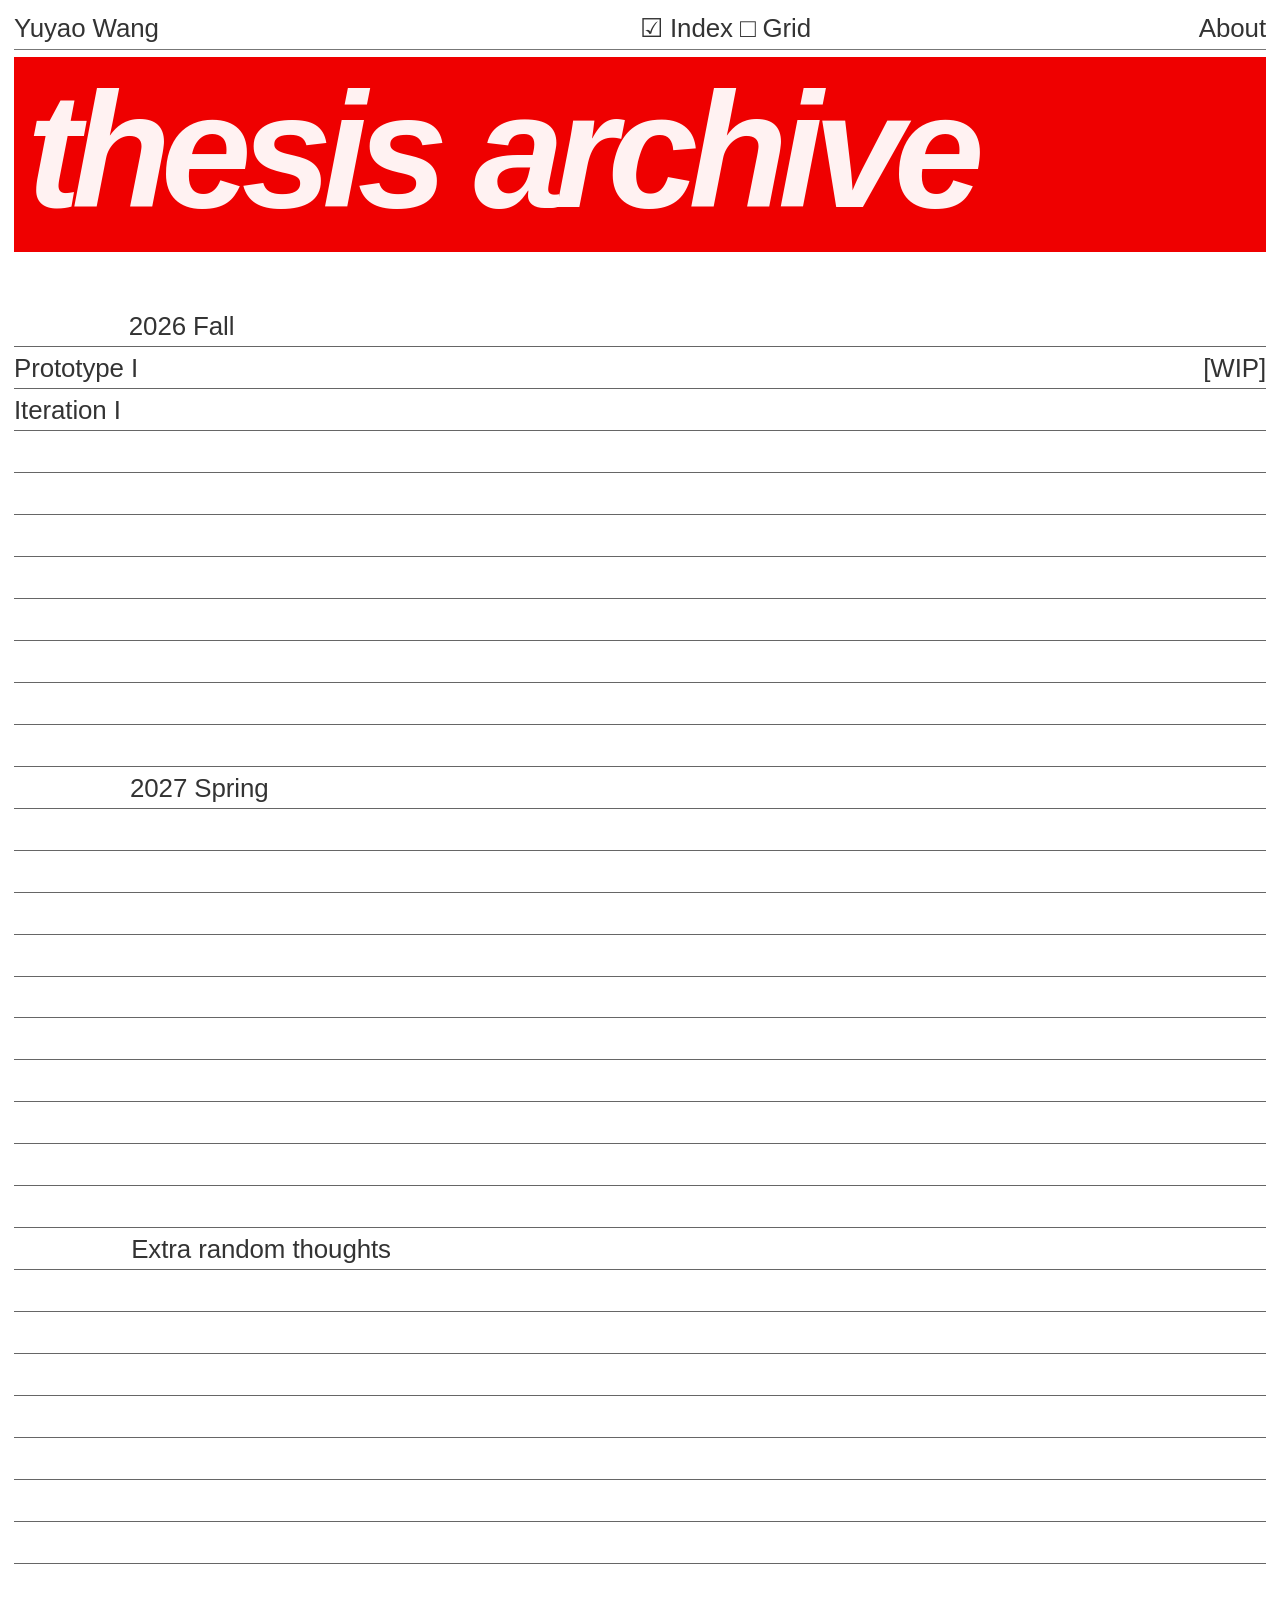
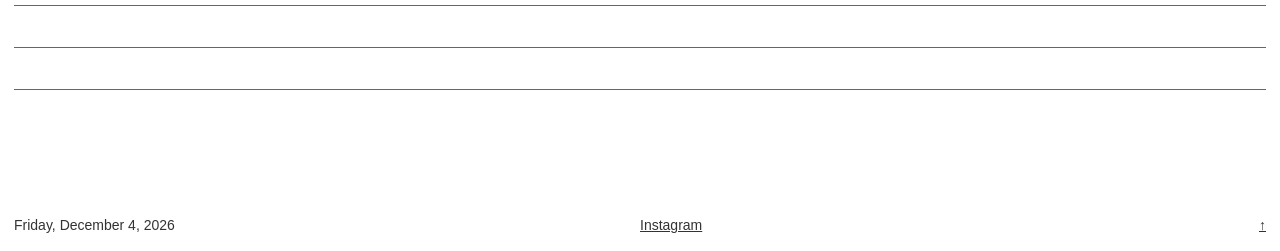
<file: index.html>
<!DOCTYPE html>
<html lang="en">
 <head>
  <meta charset="utf-8"/>
  <meta content="width=device-width,initial-scale=1" name="viewport"/>
  <title>
   Index (Homepage) — Yuyao Wang Thesis Archive
  </title>
  <link href="styles.css" rel="stylesheet"/>
  <script defer="" src="site.js">
  </script>
 </head>
 <body>
  <header class="site-header bodycopy">
   <div class="page-content">
    <div class="columns keep-columns" gutter="1" mobile-stack="false" style=";--gap:1">
     <div class="column" slot="0" span="6" style=";--span:6">
      Yuyao Wang
     </div>
     <div class="column" slot="1" span="4" style=";--span:4">
      <a aria-current="page" class="bodycopy-checkbox active" href="index.html">
       Index
      </a>
      <a class="bodycopy-checkbox" href="image-grid.html">
       Grid
      </a>
     </div>
     <div class="column" slot="2" span="2" style=";--span:2">
      <div style="text-align: right">
       <a data-open-about="" href="about.html">
        About
       </a>
      </div>
     </div>
    </div>
   </div>
  </header>
  <main class="page bodycopy" id="F1716281536">
   <div class="page-content">
    <span style="display: inline-block; padding-left: 0.0rem; border-style: solid;" uses="fit-text">
     <span class="box-logo">
      <i>
       thesis archive
      </i>
     </span>
    </span>
    <br/>
    <br/>
    <div class="columns keep-columns" mobile-stack="false" style=";--gap:1rem">
     <div class="column" slot="0" span="1" style=";--span:1">
     </div>
     <div class="column" slot="1" span="7" style=";--span:7">
      2026 Fall
     </div>
     <div class="column" slot="2" span="2" style=";--span:2">
     </div>
     <div class="column" slot="3" span="2" style=";--span:2">
     </div>
    </div>
    <hr/>
    <div class="columns keep-columns" mobile-hide-empty="false" mobile-stack="false" style=";--gap:1rem">
     <div class="column" slot="0" span="6" style=";--span:6">
      Prototype I
     </div>
     <div class="column" slot="1" span="4" style=";--span:4">
      <div>
       <br/>
      </div>
     </div>
     <div class="column" slot="2" span="2" style=";--span:2">
      <div style="text-align: right">
       <span>
        [WIP]
       </span>
      </div>
     </div>
    </div>
    <hr/>
    <div class="columns keep-columns" mobile-hide-empty="false" mobile-stack="false" style=";--gap:1rem">
     <div class="column" slot="0" style=";--span:1">
      <div>
       <a href="iteration-i.html">
        Iteration I
       </a>
       <br/>
      </div>
     </div>
     <div class="column" slot="1" style=";--span:1">
      <div>
       <br/>
      </div>
     </div>
    </div>
    <hr/>
    <div class="columns keep-columns" mobile-hide-empty="false" mobile-stack="false" style=";--gap:1rem">
     <div class="column" slot="0" style=";--span:1">
      <div>
       <br/>
      </div>
     </div>
     <div class="column" slot="1" style=";--span:1">
      <div>
       <br/>
      </div>
     </div>
    </div>
    <hr/>
    <div class="columns keep-columns" mobile-hide-empty="false" mobile-stack="false" style=";--gap:1rem">
     <div class="column" slot="0" style=";--span:1">
      <div>
       <br/>
      </div>
     </div>
     <div class="column" slot="1" style=";--span:1">
      <div>
       <br/>
      </div>
     </div>
    </div>
    <hr/>
    <div class="columns keep-columns" gutter="1rem" mobile-hide-empty="false" mobile-stack="false" style=";--gap:1rem">
     <div class="column" slot="0" style=";--span:1">
      <div>
       <br/>
      </div>
     </div>
     <div class="column" slot="1" style=";--span:1">
      <div>
       <br/>
      </div>
     </div>
    </div>
    <hr/>
    <div class="columns keep-columns" gutter="1rem" mobile-hide-empty="false" mobile-stack="false" style=";--gap:1rem">
     <div class="column" slot="0" style=";--span:1">
      <div>
       <br/>
      </div>
     </div>
     <div class="column" slot="1" style=";--span:1">
      <div>
       <br/>
      </div>
     </div>
    </div>
    <hr/>
    <div class="columns keep-columns" gutter="1rem" mobile-hide-empty="false" mobile-stack="false" style=";--gap:1rem">
     <div class="column" slot="0" style=";--span:1">
      <div>
       <br/>
      </div>
     </div>
     <div class="column" slot="1" style=";--span:1">
      <div>
       <br/>
      </div>
     </div>
    </div>
    <hr/>
    <div class="columns keep-columns" gutter="1rem" mobile-hide-empty="false" mobile-stack="false" style=";--gap:1rem">
     <div class="column" slot="0" style=";--span:1">
      <div>
       <br/>
      </div>
     </div>
     <div class="column" slot="1" style=";--span:1">
      <div>
       <br/>
      </div>
     </div>
    </div>
    <hr/>
    <div class="columns keep-columns" gutter="1rem" mobile-hide-empty="false" mobile-stack="false" style=";--gap:1rem">
     <div class="column" slot="0" style=";--span:1">
      <div>
       <br/>
      </div>
     </div>
     <div class="column" slot="1" style=";--span:1">
      <div>
       <br/>
      </div>
     </div>
    </div>
    <hr/>
    <div class="columns keep-columns" gutter="1rem" mobile-hide-empty="false" mobile-stack="false" style=";--gap:1rem">
     <div class="column" slot="0" style=";--span:1">
      <div>
       <br/>
      </div>
     </div>
     <div class="column" slot="1" style=";--span:1">
      <div>
       <br/>
      </div>
     </div>
    </div>
    <hr/>
    <div class="columns keep-columns" mobile-stack="false" style=";--gap:1rem">
     <div class="column" slot="0" span="1" style=";--span:1">
     </div>
     <div class="column" slot="1" span="7" style=";--span:7">
      2027 Spring
     </div>
     <div class="column" slot="2" span="4" style=";--span:4">
     </div>
    </div>
    <hr/>
    <div class="columns keep-columns" mobile-hide-empty="false" mobile-stack="false" style=";--gap:1rem">
     <div class="column" slot="0" style=";--span:1">
      <div>
       <br/>
      </div>
     </div>
     <div class="column" slot="1" style=";--span:1">
      <div>
       <br/>
      </div>
     </div>
    </div>
    <hr/>
    <div class="columns keep-columns" mobile-hide-empty="false" mobile-stack="false" style=";--gap:1rem">
     <div class="column" slot="0" style=";--span:1">
      <div>
       <br/>
      </div>
     </div>
     <div class="column" slot="1" style=";--span:1">
      <div>
       <br/>
      </div>
     </div>
    </div>
    <hr/>
    <div class="columns keep-columns" mobile-hide-empty="false" mobile-stack="false" style=";--gap:1rem">
     <div class="column" slot="0" style=";--span:1">
      <div>
       <br/>
      </div>
     </div>
     <div class="column" slot="1" style=";--span:1">
      <div>
       <br/>
      </div>
     </div>
    </div>
    <hr/>
    <div class="columns keep-columns" mobile-hide-empty="false" mobile-stack="false" style=";--gap:1rem">
     <div class="column" slot="0" style=";--span:1">
      <div>
       <br/>
      </div>
     </div>
     <div class="column" slot="1" style=";--span:1">
      <div>
       <br/>
      </div>
     </div>
    </div>
    <hr/>
    <div class="columns keep-columns" gutter="1rem" mobile-hide-empty="false" mobile-stack="false" style=";--gap:1rem">
     <div class="column" slot="0" style=";--span:1">
      <div>
       <br/>
      </div>
     </div>
     <div class="column" slot="1" style=";--span:1">
      <div>
       <br/>
      </div>
     </div>
    </div>
    <hr/>
    <div class="columns keep-columns" gutter="1rem" mobile-hide-empty="false" mobile-stack="false" style=";--gap:1rem">
     <div class="column" slot="0" style=";--span:1">
      <div>
       <br/>
      </div>
     </div>
     <div class="column" slot="1" style=";--span:1">
      <div>
       <br/>
      </div>
     </div>
    </div>
    <hr/>
    <div class="columns keep-columns" gutter="1rem" mobile-hide-empty="false" mobile-stack="false" style=";--gap:1rem">
     <div class="column" slot="0" style=";--span:1">
      <div>
       <br/>
      </div>
     </div>
     <div class="column" slot="1" style=";--span:1">
      <div>
       <br/>
      </div>
     </div>
    </div>
    <hr/>
    <div class="columns keep-columns" gutter="1rem" mobile-hide-empty="false" mobile-stack="false" style=";--gap:1rem">
     <div class="column" slot="0" style=";--span:1">
      <div>
       <br/>
      </div>
     </div>
     <div class="column" slot="1" style=";--span:1">
      <div>
       <br/>
      </div>
     </div>
    </div>
    <hr/>
    <div class="columns keep-columns" gutter="1rem" mobile-hide-empty="false" mobile-stack="false" style=";--gap:1rem">
     <div class="column" slot="0" style=";--span:1">
      <div>
       <br/>
      </div>
     </div>
     <div class="column" slot="1" style=";--span:1">
      <div>
       <br/>
      </div>
     </div>
    </div>
    <hr/>
    <div class="columns keep-columns" gutter="1rem" mobile-hide-empty="false" mobile-stack="false" style=";--gap:1rem">
     <div class="column" slot="0" style=";--span:1">
      <div>
       <br/>
      </div>
     </div>
     <div class="column" slot="1" style=";--span:1">
      <div>
       <br/>
      </div>
     </div>
    </div>
    <hr/>
    <div class="columns keep-columns" mobile-stack="false" style=";--gap:1rem">
     <div class="column" slot="0" span="1" style=";--span:1">
     </div>
     <div class="column" slot="1" span="11" style=";--span:11">
      Extra random thoughts
     </div>
    </div>
    <hr/>
    <div class="columns keep-columns" mobile-hide-empty="false" mobile-stack="false" style=";--gap:1rem">
     <div class="column" slot="0" style=";--span:1">
      <div>
       <br/>
      </div>
     </div>
     <div class="column" slot="1" style=";--span:1">
      <div>
       <br/>
      </div>
     </div>
    </div>
    <hr/>
    <div class="columns keep-columns" mobile-hide-empty="false" mobile-stack="false" style=";--gap:1rem">
     <div class="column" slot="0" style=";--span:1">
      <div>
       <br/>
      </div>
     </div>
     <div class="column" slot="1" style=";--span:1">
      <div>
       <br/>
      </div>
     </div>
    </div>
    <hr/>
    <div class="columns keep-columns" mobile-hide-empty="false" mobile-stack="false" style=";--gap:1rem">
     <div class="column" slot="0" style=";--span:1">
      <div>
       <br/>
      </div>
     </div>
     <div class="column" slot="1" style=";--span:1">
      <div>
       <br/>
      </div>
     </div>
    </div>
    <hr/>
    <div class="columns keep-columns" mobile-hide-empty="false" mobile-stack="false" style=";--gap:1rem">
     <div class="column" slot="0" style=";--span:1">
      <div>
       <br/>
      </div>
     </div>
     <div class="column" slot="1" style=";--span:1">
      <div>
       <br/>
      </div>
     </div>
    </div>
    <hr/>
    <div class="columns keep-columns" gutter="1rem" mobile-hide-empty="false" mobile-stack="false" style=";--gap:1rem">
     <div class="column" slot="0" style=";--span:1">
      <div>
       <br/>
      </div>
     </div>
     <div class="column" slot="1" style=";--span:1">
      <div>
       <br/>
      </div>
     </div>
    </div>
    <hr/>
    <div class="columns keep-columns" gutter="1rem" mobile-hide-empty="false" mobile-stack="false" style=";--gap:1rem">
     <div class="column" slot="0" style=";--span:1">
      <div>
       <br/>
      </div>
     </div>
     <div class="column" slot="1" style=";--span:1">
      <div>
       <br/>
      </div>
     </div>
    </div>
    <hr/>
    <div class="columns keep-columns" gutter="1rem" mobile-hide-empty="false" mobile-stack="false" style=";--gap:1rem">
     <div class="column" slot="0" style=";--span:1">
      <div>
       <br/>
      </div>
     </div>
     <div class="column" slot="1" style=";--span:1">
      <div>
       <br/>
      </div>
     </div>
    </div>
    <hr/>
    <div class="columns keep-columns" gutter="1rem" mobile-hide-empty="false" mobile-stack="false" style=";--gap:1rem">
     <div class="column" slot="0" style=";--span:1">
      <div>
       <br/>
      </div>
     </div>
     <div class="column" slot="1" style=";--span:1">
      <div>
       <br/>
      </div>
     </div>
    </div>
    <hr/>
    <div class="columns keep-columns" gutter="1rem" mobile-hide-empty="false" mobile-stack="false" style=";--gap:1rem">
     <div class="column" slot="0" style=";--span:1">
      <div>
       <br/>
      </div>
     </div>
     <div class="column" slot="1" style=";--span:1">
      <div>
       <br/>
      </div>
     </div>
    </div>
    <hr/>
    <div class="columns keep-columns" gutter="1rem" mobile-hide-empty="false" mobile-stack="false" style=";--gap:1rem">
     <div class="column" slot="0" style=";--span:1">
      <div>
       <br/>
      </div>
     </div>
     <div class="column" slot="1" style=";--span:1">
      <div>
       <br/>
      </div>
     </div>
    </div>
    <hr/>
   </div>
  </main>
  <footer class="site-footer">
   <br/>
   <br/>
   <br/>
   <br/>
   <br/>
   <div class="columns keep-columns" mobile-stack="false" style=";--gap:1rem">
    <div class="column" slot="0" span="6" style=";--span:6">
     <span data-clock="date" pad-day-of-month="false" pad-hour="false" pad-minute="true" truncate-year="false" twentyfour-hour="false" value="{day}, {month-name} {day-of-month}, {year}">
     </span>
    </div>
    <div class="column" slot="1" span="4" style=";--span:4">
     <a href="https://www.instagram.com/cargoworld/" rel="noopener" target="_blank">
      Instagram
     </a>
    </div>
    <div class="column" slot="2" span="2" style=";--span:2">
     <div style="text-align: right">
      <a href="#">
       ↑
      </a>
     </div>
    </div>
   </div>
  </footer>
  <dialog id="about-dialog">
   <button class="dialog-close" data-close-dialog="">
    Close
   </button>
   <div class="columns keep-columns" mobile-stack="false" style=";--gap:1rem">
    <div class="column" slot="0" span="11" style=";--span:11">
     <a href="#">
      Cargo® Demonstration Site
     </a>
    </div>
    <div class="column" slot="1" span="1" style=";--span:1">
     <div style="text-align: right">
      <a href="index.html">
       ← Back
      </a>
     </div>
    </div>
   </div>
   <hr/>
   <div class="columns" mobile-gutter="2rem" style=";--gap:1rem">
    <div class="column" slot="0" style=";--span:1">
     Nullam mollis, turpis nec varius scelerisque, est est ornare enim, sit amet facilisis ante metus posuere sapien. Curabitur nec sapien molestie, facilisis lacus eget, egestas nunc. Vivamus mattis metus placerat vehicula ultricies. Vivamus nec nisi lacus. Ut id egestas sem, sit amet cursus turpis. Sed sed congue nulla. Phasellus rhoncus tempor volutpat. Suspendisse interdum varius ante non fringilla. In et ligula lectus.
    </div>
    <div class="column" slot="1" style=";--span:1">
     Ut egestas tortor odio, id sodales arcu hendrerit vel. 
Integer et placerat est, eu imperdiet neque. Proin sit amet purus metus. In nec efficitur justo, sed maximus est. Ut ornare arcu eros, at condimentum enim imperdiet vitae. Morbi lorem augue, commodo vel ipsum ac, sollicitudin placerat urna. Praesent sit amet mauris tortor. Duis ac risus sem. Fusce at elementum justo, ac mollis turpis. Pellentesque accumsan purus ut tristique bibendum.
     <br/>
     Mauris leo erat, placerat quis semper eu, pulvinar in est. Nam eget justo quis ligula faucibus pretium ac nec mi. Aliquam lacus est, auctor sed arcu at, luctus condimentum lectus. Quisque vitae eleifend quam, vel suscipit nisl. Duis efficitur est nunc, eget efficitur felis porttitor in. Donec facilisis ultrices mattis. Quisque blandit ac enim non accumsan. Donec euismod magna turpis, ut blandit purus tempor sit amet.
    </div>
   </div>
   <br/>
   <br/>
   <div class="columns" gutter="1rem" mobile-gutter="2rem" mobile-hide-empty="false" mobile-stack="true" style=";--gap:1rem">
    <div class="column" slot="0" span="6" style=";--span:6">
    </div>
    <div class="column" slot="1" span="3" style=";--span:3">
     <hr/>
     Contact:
     <br/>
     <br/>
     3006 N Coolidge Ave,
     <br/>
     Los Angeles, CA 90039
     <br/>
     United States
     <br/>
     <br/>
     <a href="https://yuyaowthesisarchive.cargo.site/contact-form">
      Fax: +30 4490 3421
      <br/>
      hello@example.com
     </a>
     <br/>
     <a href="https://www.instagram.com/cargoworld/" rel="noopener" target="_blank">
      Instagram
     </a>
    </div>
    <div class="column" slot="2" span="3" style=";--span:3">
     <hr/>
     List:
     <br/>
     <br/>
     Nullam mollis:
     <br/>
     Turpis Nec
     <br/>
     Varius Scelerisque
     <br/>
     Est Est
     <br/>
     Ornare enim
     <br/>
     Sit Amet Facilisis
     <br/>
     Dante Metus
     <br/>
     Dosuere sapien
    </div>
   </div>
  </dialog>
 </body>
</html>
</file>
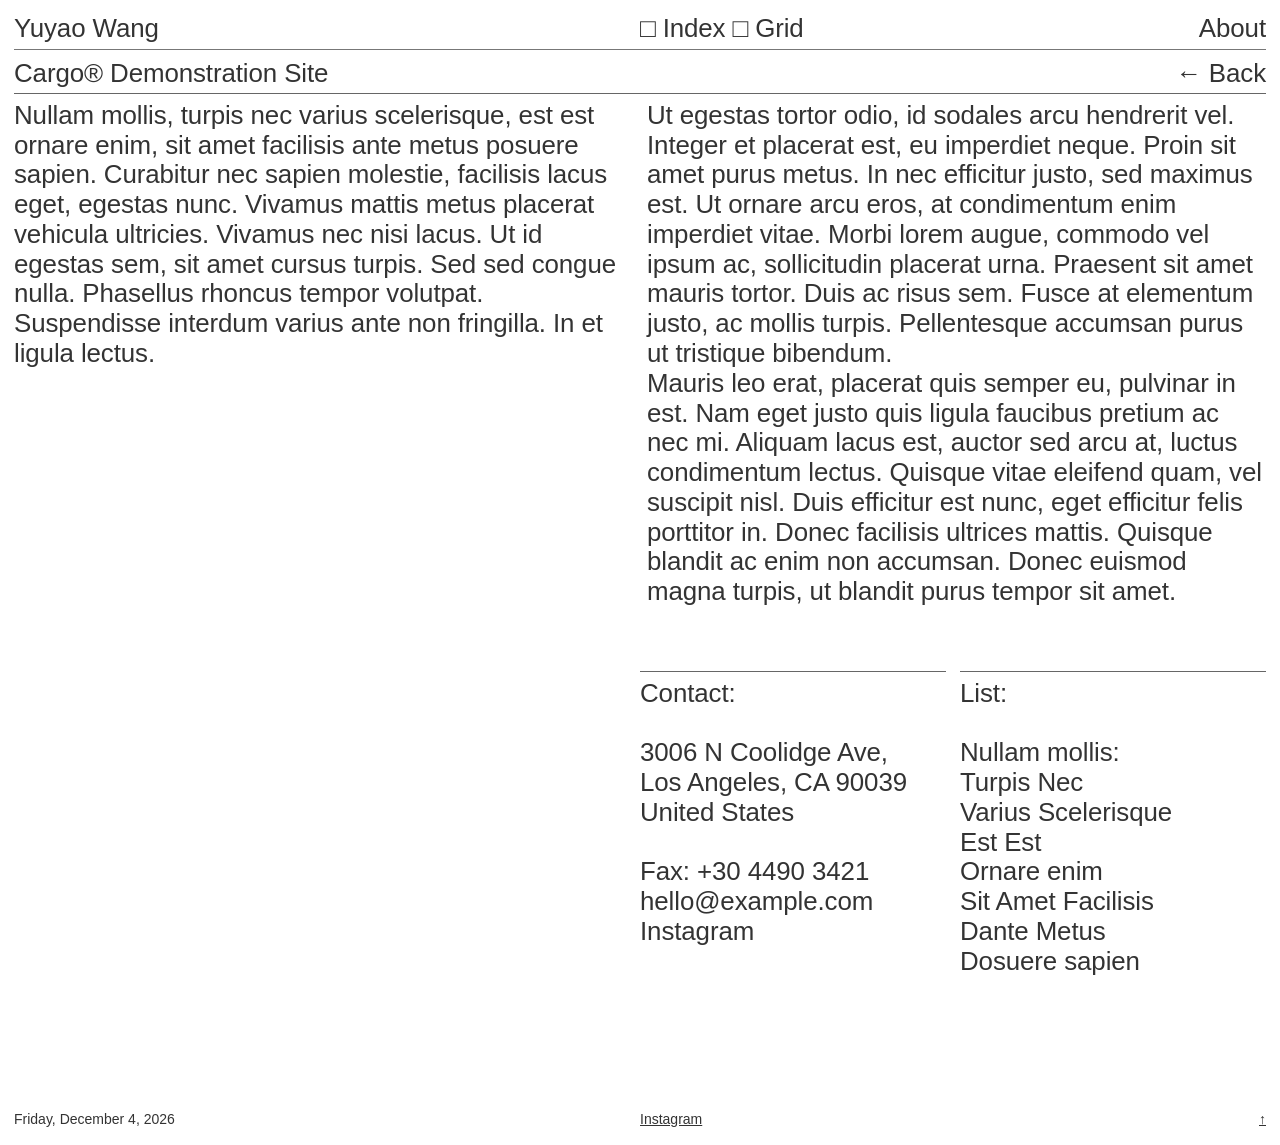
<file: about.html>
<!DOCTYPE html>
<html lang="en">
 <head>
  <meta charset="utf-8"/>
  <meta content="width=device-width,initial-scale=1" name="viewport"/>
  <title>
   About — Yuyao Wang Thesis Archive
  </title>
  <link href="styles.css" rel="stylesheet"/>
  <script defer="" src="site.js">
  </script>
 </head>
 <body>
  <header class="site-header bodycopy">
   <div class="page-content">
    <div class="columns keep-columns" gutter="1" mobile-stack="false" style=";--gap:1">
     <div class="column" slot="0" span="6" style=";--span:6">
      Yuyao Wang
     </div>
     <div class="column" slot="1" span="4" style=";--span:4">
      <a class="bodycopy-checkbox" href="index.html">
       Index
      </a>
      <a class="bodycopy-checkbox" href="image-grid.html">
       Grid
      </a>
     </div>
     <div class="column" slot="2" span="2" style=";--span:2">
      <div style="text-align: right">
       <a aria-current="page" data-open-about="" href="about.html">
        About
       </a>
      </div>
     </div>
    </div>
   </div>
  </header>
  <main class="page bodycopy" id="A3861191639">
   <div class="page-content">
    <div class="columns keep-columns" mobile-stack="false" style=";--gap:1rem">
     <div class="column" slot="0" span="11" style=";--span:11">
      <a href="#">
       Cargo® Demonstration Site
      </a>
     </div>
     <div class="column" slot="1" span="1" style=";--span:1">
      <div style="text-align: right">
       <a href="index.html">
        ← Back
       </a>
      </div>
     </div>
    </div>
    <hr/>
    <div class="columns" mobile-gutter="2rem" style=";--gap:1rem">
     <div class="column" slot="0" style=";--span:1">
      Nullam mollis, turpis nec varius scelerisque, est est ornare enim, sit amet facilisis ante metus posuere sapien. Curabitur nec sapien molestie, facilisis lacus eget, egestas nunc. Vivamus mattis metus placerat vehicula ultricies. Vivamus nec nisi lacus. Ut id egestas sem, sit amet cursus turpis. Sed sed congue nulla. Phasellus rhoncus tempor volutpat. Suspendisse interdum varius ante non fringilla. In et ligula lectus.
     </div>
     <div class="column" slot="1" style=";--span:1">
      Ut egestas tortor odio, id sodales arcu hendrerit vel. 
Integer et placerat est, eu imperdiet neque. Proin sit amet purus metus. In nec efficitur justo, sed maximus est. Ut ornare arcu eros, at condimentum enim imperdiet vitae. Morbi lorem augue, commodo vel ipsum ac, sollicitudin placerat urna. Praesent sit amet mauris tortor. Duis ac risus sem. Fusce at elementum justo, ac mollis turpis. Pellentesque accumsan purus ut tristique bibendum.
      <br/>
      Mauris leo erat, placerat quis semper eu, pulvinar in est. Nam eget justo quis ligula faucibus pretium ac nec mi. Aliquam lacus est, auctor sed arcu at, luctus condimentum lectus. Quisque vitae eleifend quam, vel suscipit nisl. Duis efficitur est nunc, eget efficitur felis porttitor in. Donec facilisis ultrices mattis. Quisque blandit ac enim non accumsan. Donec euismod magna turpis, ut blandit purus tempor sit amet.
     </div>
    </div>
    <br/>
    <br/>
    <div class="columns" gutter="1rem" mobile-gutter="2rem" mobile-hide-empty="false" mobile-stack="true" style=";--gap:1rem">
     <div class="column" slot="0" span="6" style=";--span:6">
     </div>
     <div class="column" slot="1" span="3" style=";--span:3">
      <hr/>
      Contact:
      <br/>
      <br/>
      3006 N Coolidge Ave,
      <br/>
      Los Angeles, CA 90039
      <br/>
      United States
      <br/>
      <br/>
      <a href="https://yuyaowthesisarchive.cargo.site/contact-form">
       Fax: +30 4490 3421
       <br/>
       hello@example.com
      </a>
      <br/>
      <a href="https://www.instagram.com/cargoworld/" rel="noopener" target="_blank">
       Instagram
      </a>
     </div>
     <div class="column" slot="2" span="3" style=";--span:3">
      <hr/>
      List:
      <br/>
      <br/>
      Nullam mollis:
      <br/>
      Turpis Nec
      <br/>
      Varius Scelerisque
      <br/>
      Est Est
      <br/>
      Ornare enim
      <br/>
      Sit Amet Facilisis
      <br/>
      Dante Metus
      <br/>
      Dosuere sapien
     </div>
    </div>
   </div>
  </main>
  <footer class="site-footer">
   <br/>
   <br/>
   <br/>
   <br/>
   <br/>
   <div class="columns keep-columns" mobile-stack="false" style=";--gap:1rem">
    <div class="column" slot="0" span="6" style=";--span:6">
     <span data-clock="date" pad-day-of-month="false" pad-hour="false" pad-minute="true" truncate-year="false" twentyfour-hour="false" value="{day}, {month-name} {day-of-month}, {year}">
     </span>
    </div>
    <div class="column" slot="1" span="4" style=";--span:4">
     <a href="https://www.instagram.com/cargoworld/" rel="noopener" target="_blank">
      Instagram
     </a>
    </div>
    <div class="column" slot="2" span="2" style=";--span:2">
     <div style="text-align: right">
      <a href="#">
       ↑
      </a>
     </div>
    </div>
   </div>
  </footer>
 </body>
</html>
</file>
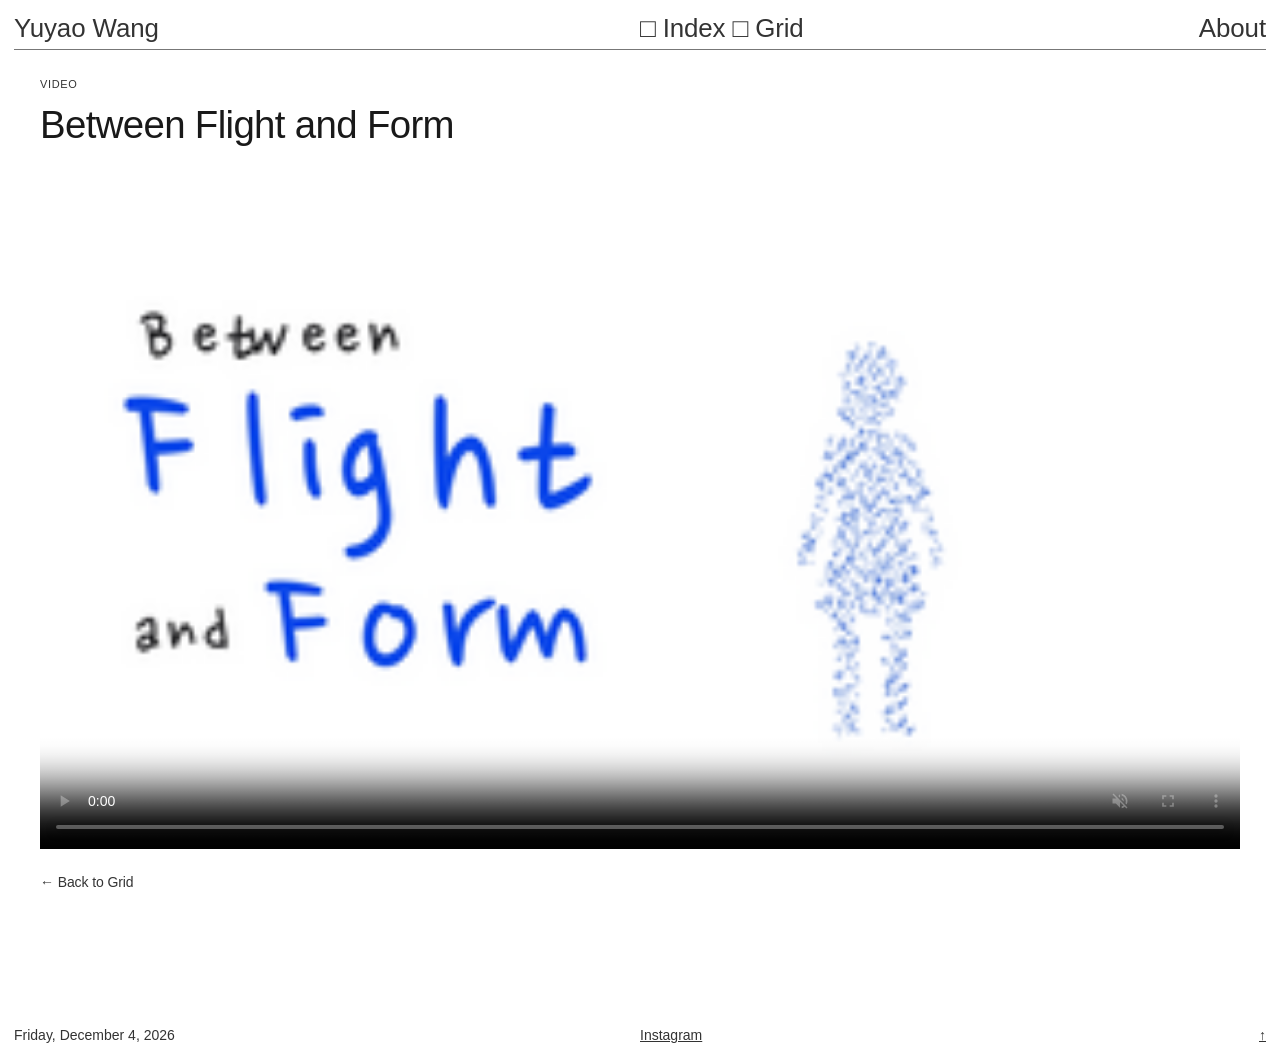
<file: between-flight-and-form.html>
<!DOCTYPE html>
<html lang="en">
 <head>
  <meta charset="utf-8"/>
  <meta content="width=device-width,initial-scale=1" name="viewport"/>
  <title>
   Between Flight and Form — Yuyao Wang Thesis Archive
  </title>
  <link href="styles.css" rel="stylesheet"/>
  <script defer="" src="site.js">
  </script>
 </head>
 <body>
  <header class="site-header bodycopy">
   <div class="page-content">
    <div class="columns keep-columns" gutter="1" mobile-stack="false" style=";--gap:1">
     <div class="column" slot="0" span="6" style=";--span:6">
      Yuyao Wang
     </div>
     <div class="column" slot="1" span="4" style=";--span:4">
      <a class="bodycopy-checkbox" href="index.html">
       Index
      </a>
      <a class="bodycopy-checkbox" href="image-grid.html">
       Grid
      </a>
     </div>
     <div class="column" slot="2" span="2" style=";--span:2">
      <div style="text-align: right">
       <a data-open-about="" href="about.html">
        About
       </a>
      </div>
     </div>
    </div>
   </div>
  </header>
  <main class="page bodycopy" id="S2765941606">
   <div class="page-content">
    <div class="film-project">
     <div class="film-label">
      VIDEO
     </div>
     <h1>
      Between Flight and Form
     </h1>
     <video aria-label="Between Flight and Form video" controls="" muted="" playsinline="" poster="assets/518b265c1d-Between-Flight-and-Form.avif" preload="metadata" src="assets/c920a7fb40-Between-Flight-and-Form.mp4">
     </video>
     <a class="film-back" href="image-grid.html">
      ← Back to Grid
     </a>
    </div>
   </div>
  </main>
  <footer class="site-footer">
   <br/>
   <br/>
   <br/>
   <br/>
   <br/>
   <div class="columns keep-columns" mobile-stack="false" style=";--gap:1rem">
    <div class="column" slot="0" span="6" style=";--span:6">
     <span data-clock="date" pad-day-of-month="false" pad-hour="false" pad-minute="true" truncate-year="false" twentyfour-hour="false" value="{day}, {month-name} {day-of-month}, {year}">
     </span>
    </div>
    <div class="column" slot="1" span="4" style=";--span:4">
     <a href="https://www.instagram.com/cargoworld/" rel="noopener" target="_blank">
      Instagram
     </a>
    </div>
    <div class="column" slot="2" span="2" style=";--span:2">
     <div style="text-align: right">
      <a href="#">
       ↑
      </a>
     </div>
    </div>
   </div>
  </footer>
  <dialog id="about-dialog">
   <button class="dialog-close" data-close-dialog="">
    Close
   </button>
   <div class="columns keep-columns" mobile-stack="false" style=";--gap:1rem">
    <div class="column" slot="0" span="11" style=";--span:11">
     <a href="#">
      Cargo® Demonstration Site
     </a>
    </div>
    <div class="column" slot="1" span="1" style=";--span:1">
     <div style="text-align: right">
      <a href="index.html">
       ← Back
      </a>
     </div>
    </div>
   </div>
   <hr/>
   <div class="columns" mobile-gutter="2rem" style=";--gap:1rem">
    <div class="column" slot="0" style=";--span:1">
     Nullam mollis, turpis nec varius scelerisque, est est ornare enim, sit amet facilisis ante metus posuere sapien. Curabitur nec sapien molestie, facilisis lacus eget, egestas nunc. Vivamus mattis metus placerat vehicula ultricies. Vivamus nec nisi lacus. Ut id egestas sem, sit amet cursus turpis. Sed sed congue nulla. Phasellus rhoncus tempor volutpat. Suspendisse interdum varius ante non fringilla. In et ligula lectus.
    </div>
    <div class="column" slot="1" style=";--span:1">
     Ut egestas tortor odio, id sodales arcu hendrerit vel. 
Integer et placerat est, eu imperdiet neque. Proin sit amet purus metus. In nec efficitur justo, sed maximus est. Ut ornare arcu eros, at condimentum enim imperdiet vitae. Morbi lorem augue, commodo vel ipsum ac, sollicitudin placerat urna. Praesent sit amet mauris tortor. Duis ac risus sem. Fusce at elementum justo, ac mollis turpis. Pellentesque accumsan purus ut tristique bibendum.
     <br/>
     Mauris leo erat, placerat quis semper eu, pulvinar in est. Nam eget justo quis ligula faucibus pretium ac nec mi. Aliquam lacus est, auctor sed arcu at, luctus condimentum lectus. Quisque vitae eleifend quam, vel suscipit nisl. Duis efficitur est nunc, eget efficitur felis porttitor in. Donec facilisis ultrices mattis. Quisque blandit ac enim non accumsan. Donec euismod magna turpis, ut blandit purus tempor sit amet.
    </div>
   </div>
   <br/>
   <br/>
   <div class="columns" gutter="1rem" mobile-gutter="2rem" mobile-hide-empty="false" mobile-stack="true" style=";--gap:1rem">
    <div class="column" slot="0" span="6" style=";--span:6">
    </div>
    <div class="column" slot="1" span="3" style=";--span:3">
     <hr/>
     Contact:
     <br/>
     <br/>
     3006 N Coolidge Ave,
     <br/>
     Los Angeles, CA 90039
     <br/>
     United States
     <br/>
     <br/>
     <a href="https://yuyaowthesisarchive.cargo.site/contact-form">
      Fax: +30 4490 3421
      <br/>
      hello@example.com
     </a>
     <br/>
     <a href="https://www.instagram.com/cargoworld/" rel="noopener" target="_blank">
      Instagram
     </a>
    </div>
    <div class="column" slot="2" span="3" style=";--span:3">
     <hr/>
     List:
     <br/>
     <br/>
     Nullam mollis:
     <br/>
     Turpis Nec
     <br/>
     Varius Scelerisque
     <br/>
     Est Est
     <br/>
     Ornare enim
     <br/>
     Sit Amet Facilisis
     <br/>
     Dante Metus
     <br/>
     Dosuere sapien
    </div>
   </div>
  </dialog>
 </body>
</html>
</file>
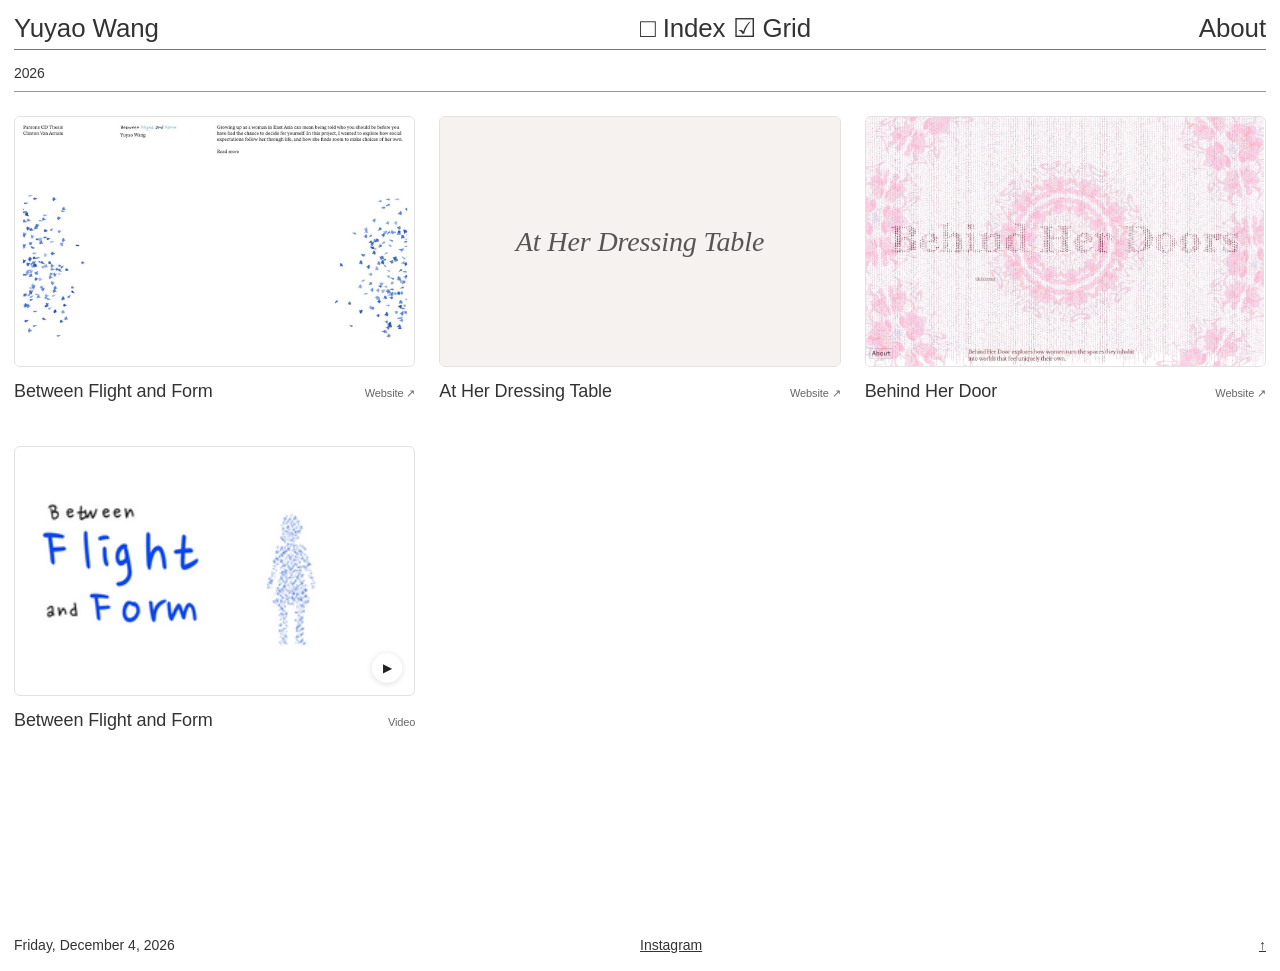
<file: image-grid.html>
<!DOCTYPE html>
<html lang="en">
 <head>
  <meta charset="utf-8"/>
  <meta content="width=device-width,initial-scale=1" name="viewport"/>
  <title>
   Image Grid — Yuyao Wang Thesis Archive
  </title>
  <link href="styles.css" rel="stylesheet"/>
  <script defer="" src="site.js">
  </script>
 </head>
 <body>
  <header class="site-header bodycopy">
   <div class="page-content">
    <div class="columns keep-columns" gutter="1" mobile-stack="false" style=";--gap:1">
     <div class="column" slot="0" span="6" style=";--span:6">
      Yuyao Wang
     </div>
     <div class="column" slot="1" span="4" style=";--span:4">
      <a class="bodycopy-checkbox" href="index.html">
       Index
      </a>
      <a aria-current="page" class="bodycopy-checkbox active" href="image-grid.html">
       Grid
      </a>
     </div>
     <div class="column" slot="2" span="2" style=";--span:2">
      <div style="text-align: right">
       <a data-open-about="" href="about.html">
        About
       </a>
      </div>
     </div>
    </div>
   </div>
  </header>
  <main class="page bodycopy" id="O3156824128">
   <div class="page-content">
    <section class="archive-projects">
     <div class="projects-year">
      2026
     </div>
     <div class="projects-grid">
      <a class="project-card" href="https://yuyaow66.github.io/between-flight-and-form/" rel="noopener" target="_blank">
       <figure>
        <div class="project-preview">
         <img alt="Between Flight and Form website preview" height="625" loading="lazy" src="assets/98399b270d-screenshot-4020263706.jpg" width="1000"/>
        </div>
        <figcaption>
         <span>
          Between Flight and Form
         </span>
         <small>
          Website ↗
         </small>
        </figcaption>
       </figure>
      </a>
      <a class="project-card" href="https://atherdressingtable.cargo.site/" rel="noopener" target="_blank">
       <figure>
        <div class="project-preview">
         <span class="missing-preview">
          At Her Dressing Table
         </span>
        </div>
        <figcaption>
         <span>
          At Her Dressing Table
         </span>
         <small>
          Website ↗
         </small>
        </figcaption>
       </figure>
      </a>
      <a class="project-card" href="https://behindherdoor.cargo.site/" rel="noopener" target="_blank">
       <figure>
        <div class="project-preview">
         <img alt="Behind Her Door website preview" height="625" loading="lazy" src="assets/8f0153ea4d-screenshot-1409946198.jpg" width="1000"/>
        </div>
        <figcaption>
         <span>
          Behind Her Door
         </span>
         <small>
          Website ↗
         </small>
        </figcaption>
       </figure>
      </a>
      <a class="project-card" href="between-flight-and-form.html">
       <figure>
        <div class="project-preview">
         <video aria-hidden="true" muted="" playsinline="" poster="assets/518b265c1d-Between-Flight-and-Form.avif" preload="metadata" src="assets/c920a7fb40-Between-Flight-and-Form.mp4" tabindex="-1">
         </video>
         <span aria-hidden="true" class="project-video-mark">
          ▶
         </span>
        </div>
        <figcaption>
         <span>
          Between Flight and Form
         </span>
         <small>
          Video
         </small>
        </figcaption>
       </figure>
      </a>
     </div>
    </section>
   </div>
  </main>
  <footer class="site-footer">
   <br/>
   <br/>
   <br/>
   <br/>
   <br/>
   <div class="columns keep-columns" mobile-stack="false" style=";--gap:1rem">
    <div class="column" slot="0" span="6" style=";--span:6">
     <span data-clock="date" pad-day-of-month="false" pad-hour="false" pad-minute="true" truncate-year="false" twentyfour-hour="false" value="{day}, {month-name} {day-of-month}, {year}">
     </span>
    </div>
    <div class="column" slot="1" span="4" style=";--span:4">
     <a href="https://www.instagram.com/cargoworld/" rel="noopener" target="_blank">
      Instagram
     </a>
    </div>
    <div class="column" slot="2" span="2" style=";--span:2">
     <div style="text-align: right">
      <a href="#">
       ↑
      </a>
     </div>
    </div>
   </div>
  </footer>
  <dialog id="about-dialog">
   <button class="dialog-close" data-close-dialog="">
    Close
   </button>
   <div class="columns keep-columns" mobile-stack="false" style=";--gap:1rem">
    <div class="column" slot="0" span="11" style=";--span:11">
     <a href="#">
      Cargo® Demonstration Site
     </a>
    </div>
    <div class="column" slot="1" span="1" style=";--span:1">
     <div style="text-align: right">
      <a href="index.html">
       ← Back
      </a>
     </div>
    </div>
   </div>
   <hr/>
   <div class="columns" mobile-gutter="2rem" style=";--gap:1rem">
    <div class="column" slot="0" style=";--span:1">
     Nullam mollis, turpis nec varius scelerisque, est est ornare enim, sit amet facilisis ante metus posuere sapien. Curabitur nec sapien molestie, facilisis lacus eget, egestas nunc. Vivamus mattis metus placerat vehicula ultricies. Vivamus nec nisi lacus. Ut id egestas sem, sit amet cursus turpis. Sed sed congue nulla. Phasellus rhoncus tempor volutpat. Suspendisse interdum varius ante non fringilla. In et ligula lectus.
    </div>
    <div class="column" slot="1" style=";--span:1">
     Ut egestas tortor odio, id sodales arcu hendrerit vel. 
Integer et placerat est, eu imperdiet neque. Proin sit amet purus metus. In nec efficitur justo, sed maximus est. Ut ornare arcu eros, at condimentum enim imperdiet vitae. Morbi lorem augue, commodo vel ipsum ac, sollicitudin placerat urna. Praesent sit amet mauris tortor. Duis ac risus sem. Fusce at elementum justo, ac mollis turpis. Pellentesque accumsan purus ut tristique bibendum.
     <br/>
     Mauris leo erat, placerat quis semper eu, pulvinar in est. Nam eget justo quis ligula faucibus pretium ac nec mi. Aliquam lacus est, auctor sed arcu at, luctus condimentum lectus. Quisque vitae eleifend quam, vel suscipit nisl. Duis efficitur est nunc, eget efficitur felis porttitor in. Donec facilisis ultrices mattis. Quisque blandit ac enim non accumsan. Donec euismod magna turpis, ut blandit purus tempor sit amet.
    </div>
   </div>
   <br/>
   <br/>
   <div class="columns" gutter="1rem" mobile-gutter="2rem" mobile-hide-empty="false" mobile-stack="true" style=";--gap:1rem">
    <div class="column" slot="0" span="6" style=";--span:6">
    </div>
    <div class="column" slot="1" span="3" style=";--span:3">
     <hr/>
     Contact:
     <br/>
     <br/>
     3006 N Coolidge Ave,
     <br/>
     Los Angeles, CA 90039
     <br/>
     United States
     <br/>
     <br/>
     <a href="https://yuyaowthesisarchive.cargo.site/contact-form">
      Fax: +30 4490 3421
      <br/>
      hello@example.com
     </a>
     <br/>
     <a href="https://www.instagram.com/cargoworld/" rel="noopener" target="_blank">
      Instagram
     </a>
    </div>
    <div class="column" slot="2" span="3" style=";--span:3">
     <hr/>
     List:
     <br/>
     <br/>
     Nullam mollis:
     <br/>
     Turpis Nec
     <br/>
     Varius Scelerisque
     <br/>
     Est Est
     <br/>
     Ornare enim
     <br/>
     Sit Amet Facilisis
     <br/>
     Dante Metus
     <br/>
     Dosuere sapien
    </div>
   </div>
  </dialog>
 </body>
</html>
</file>
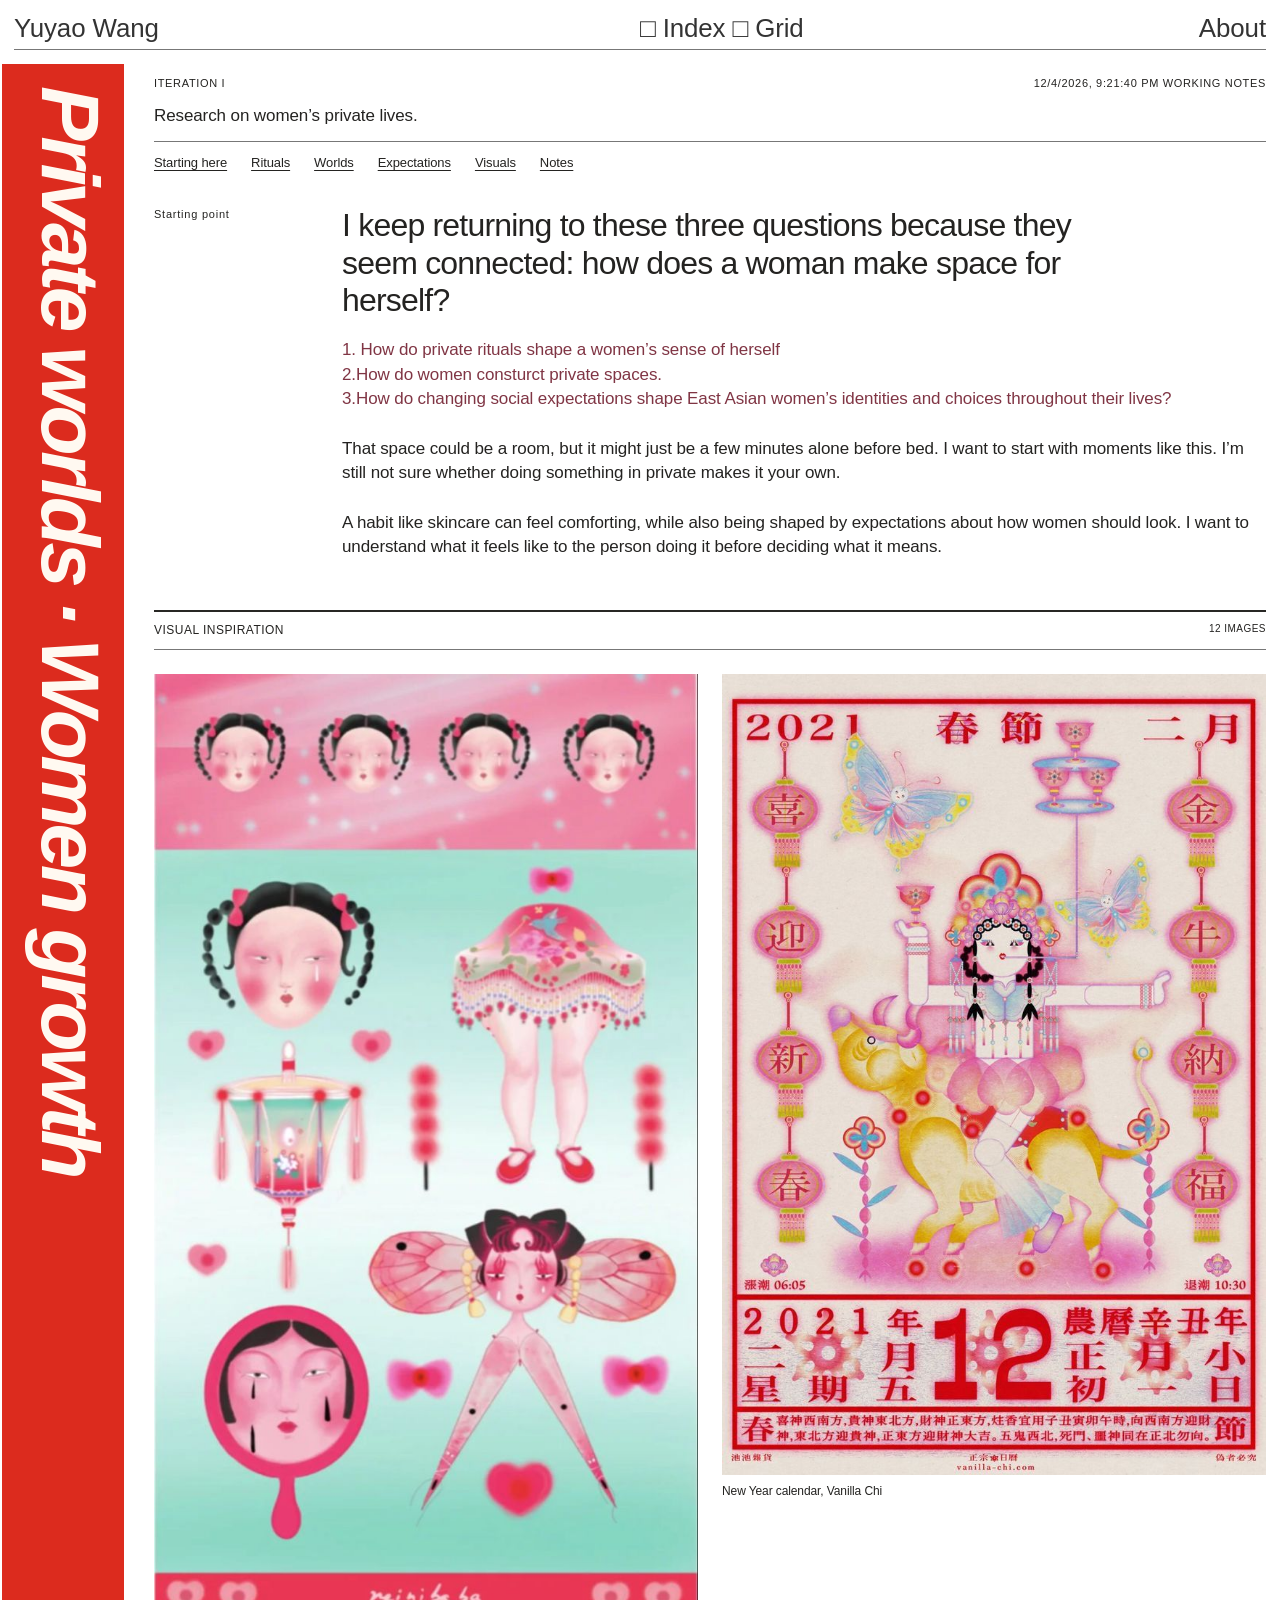
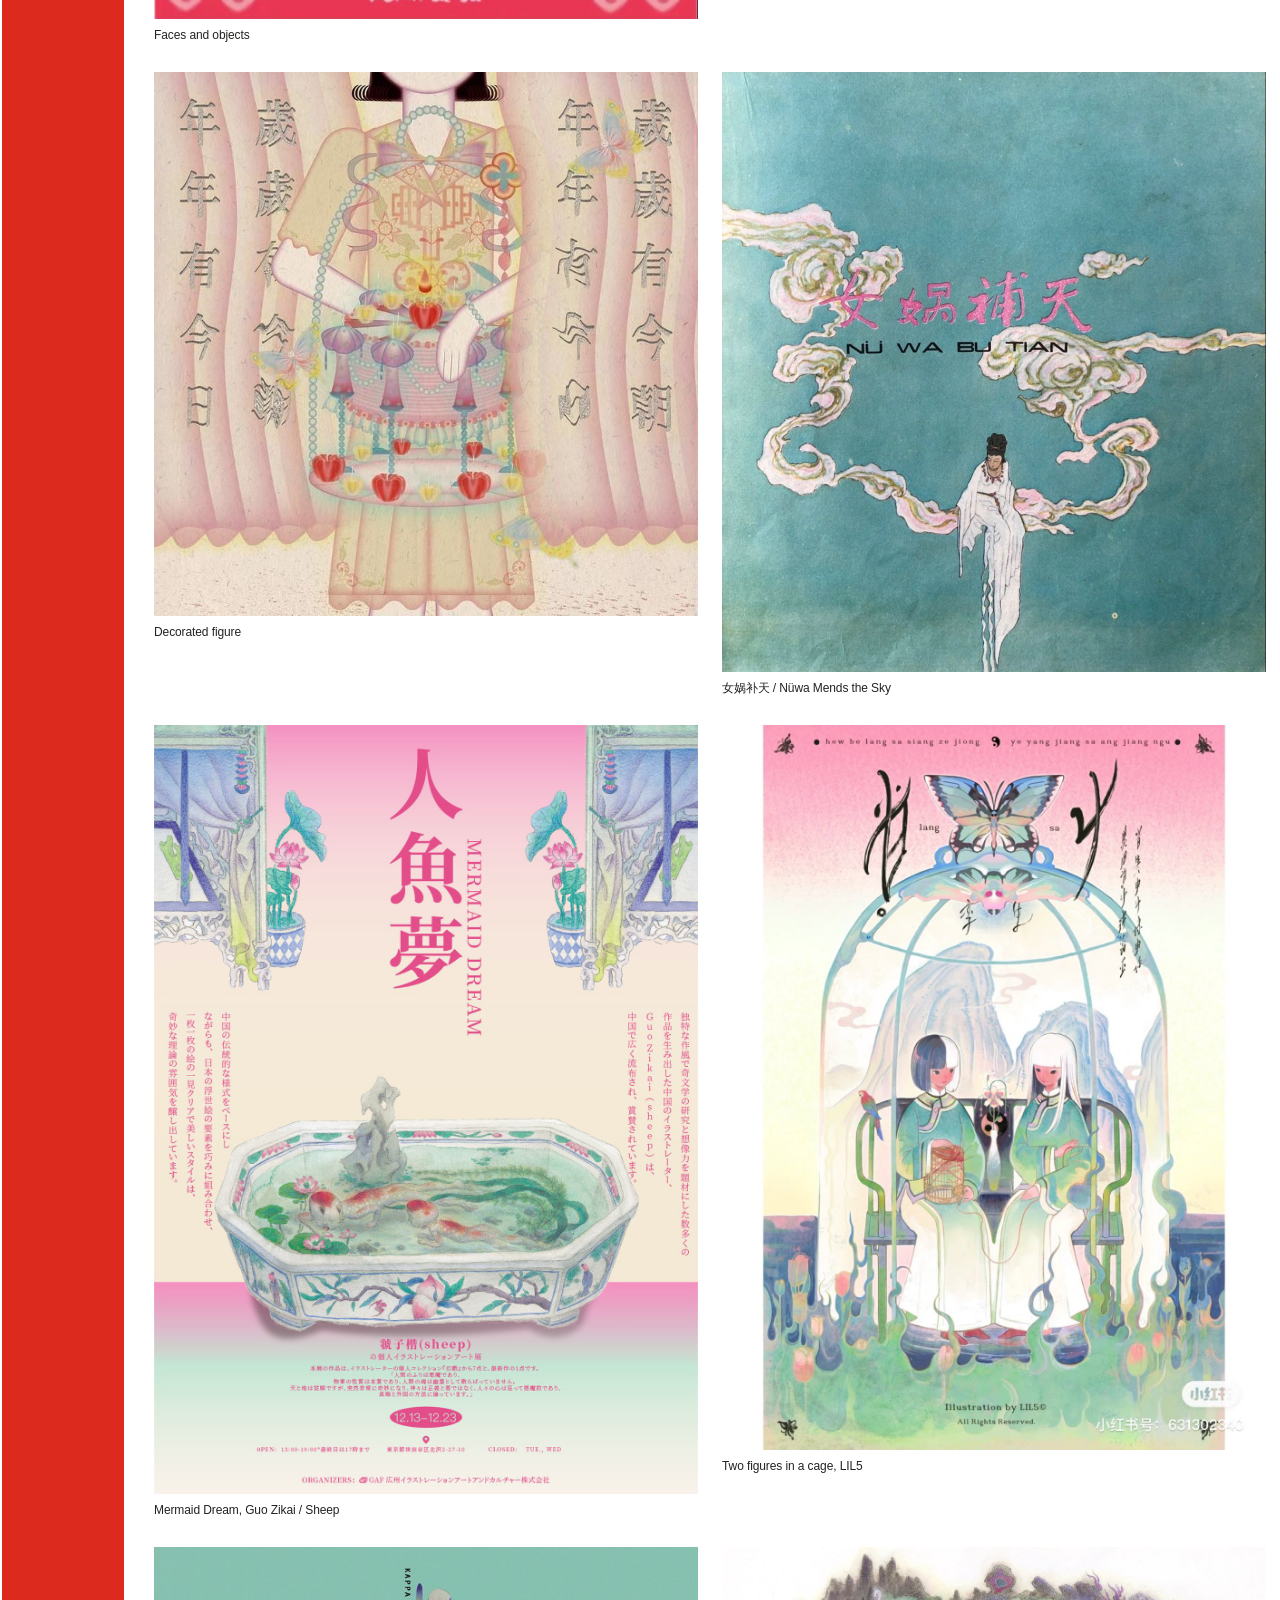
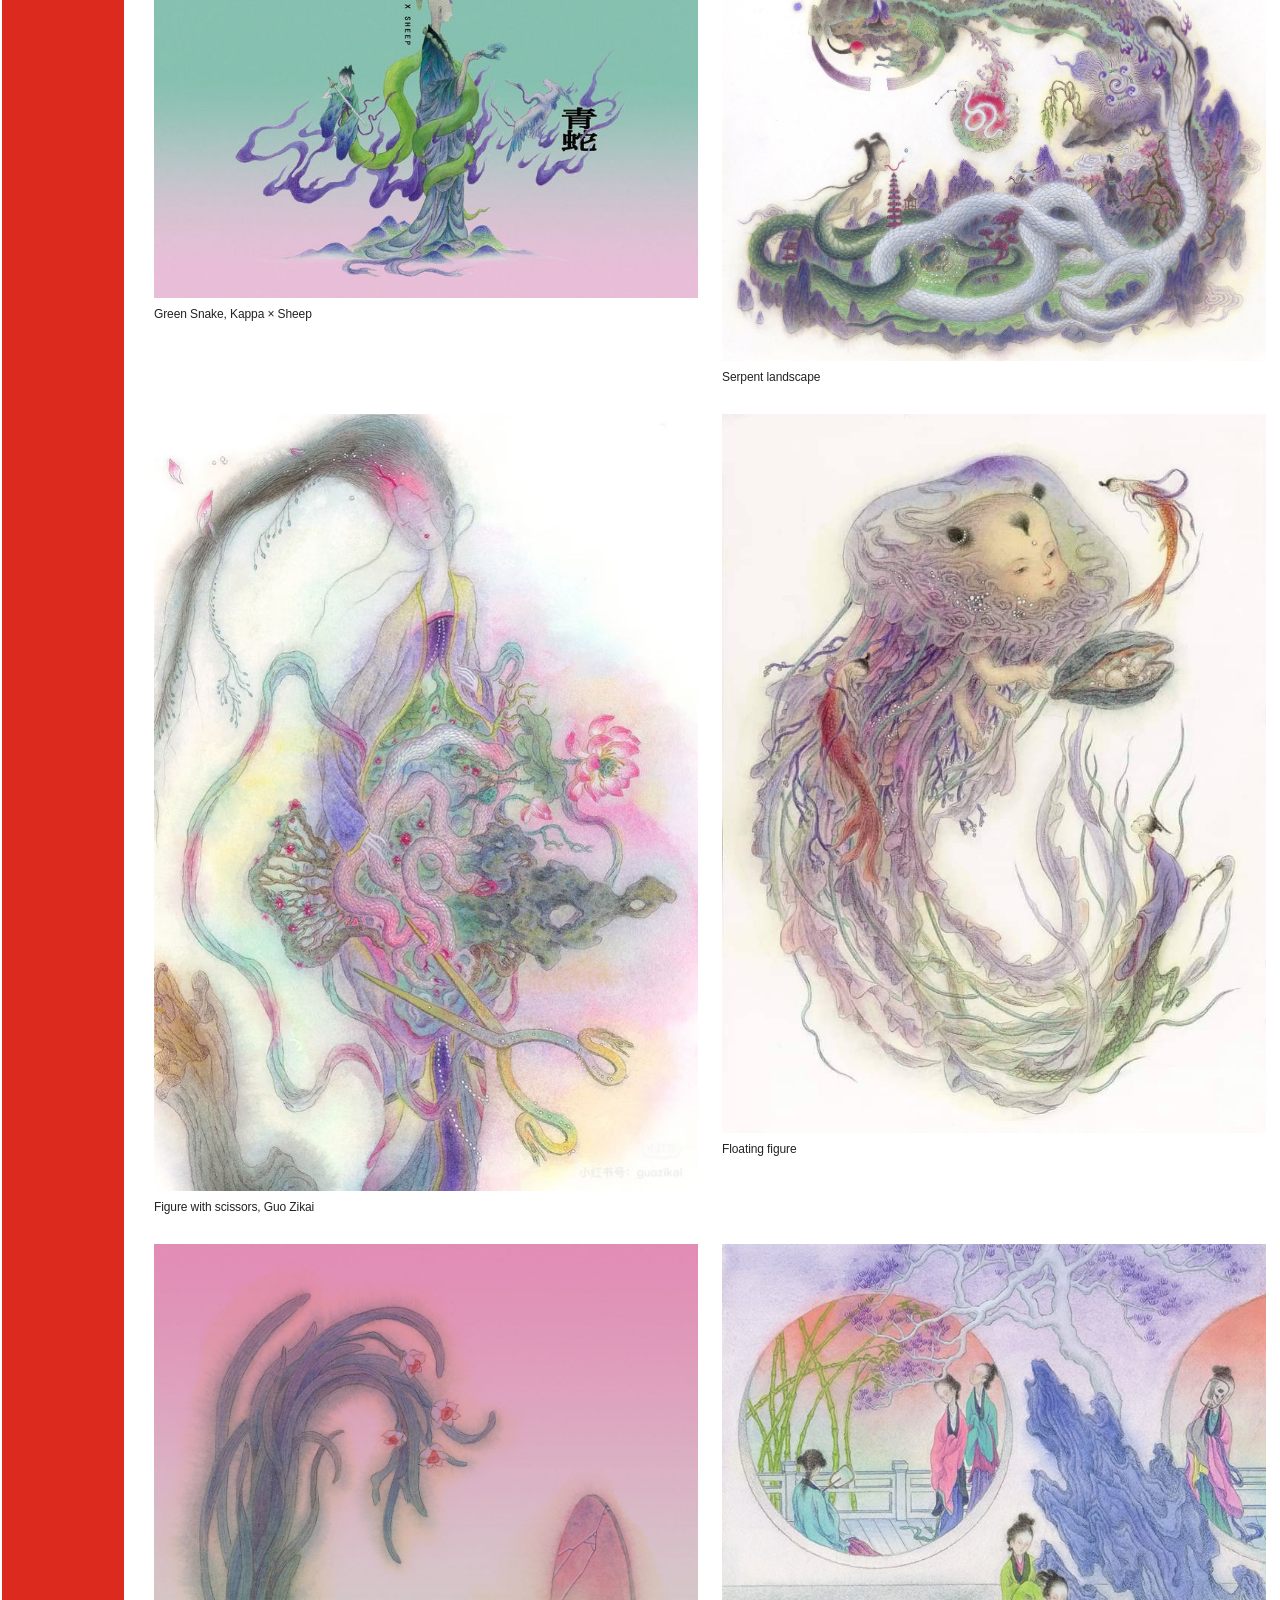
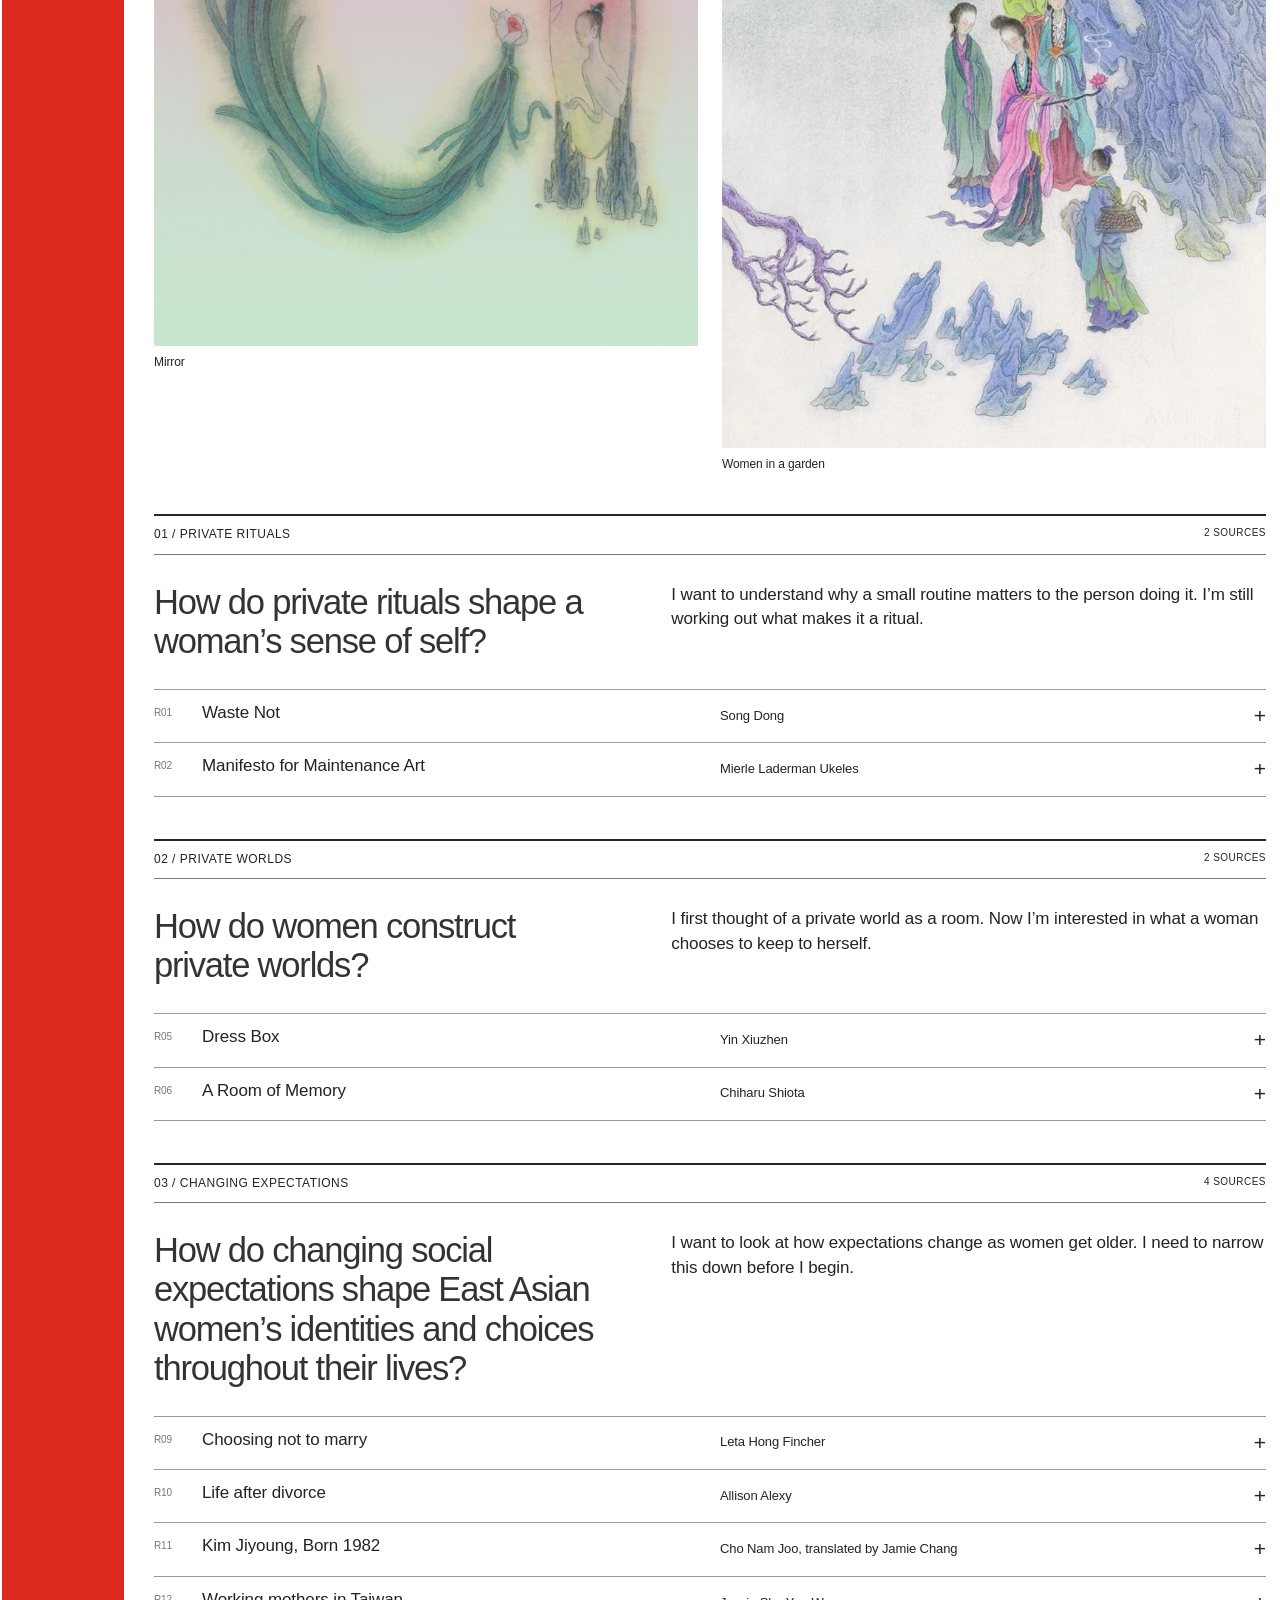
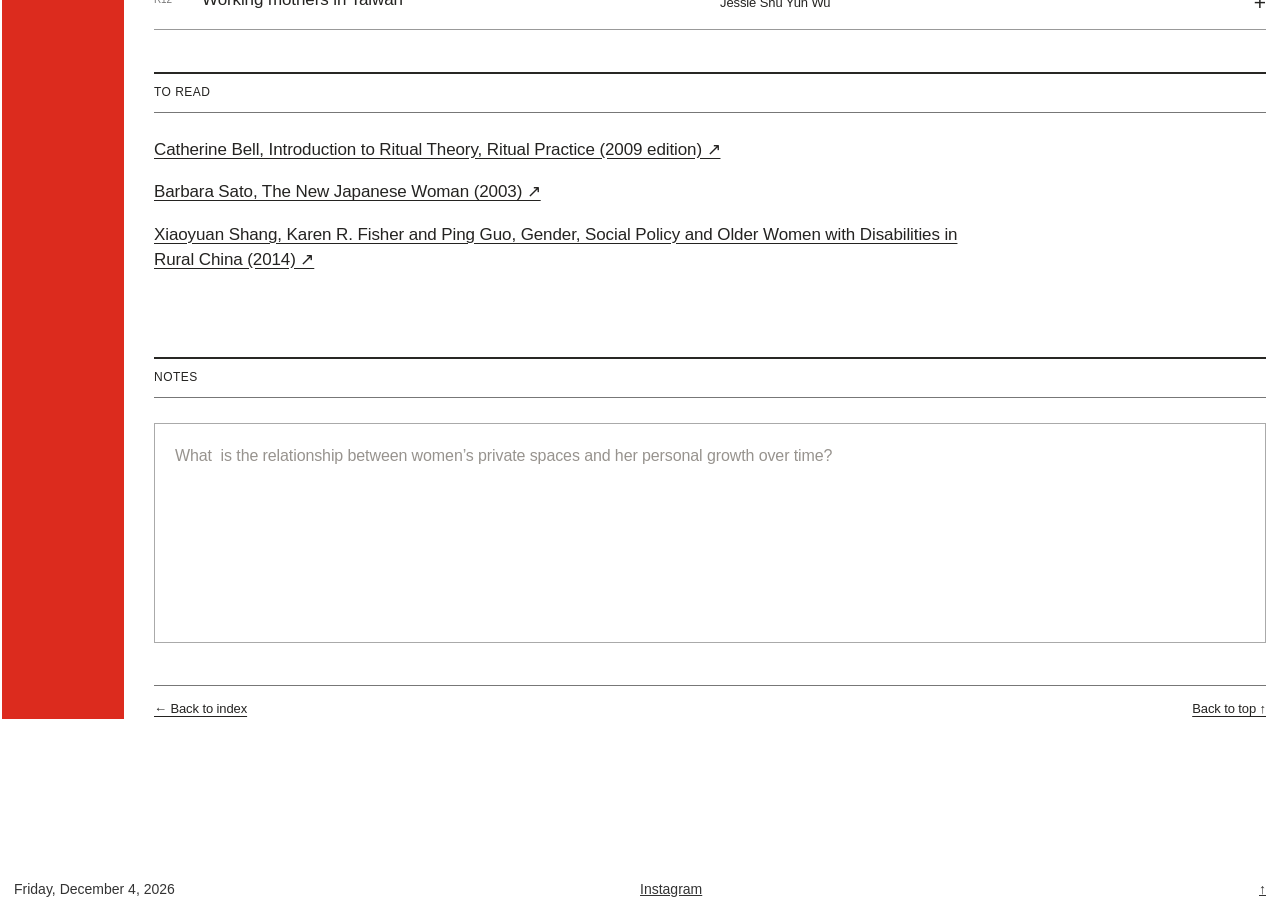
<file: iteration-i.html>
<!DOCTYPE html>
<html lang="en">
 <head>
  <meta charset="utf-8"/>
  <meta content="width=device-width,initial-scale=1" name="viewport"/>
  <title>
   Iteration I — Yuyao Wang Thesis Archive
  </title>
  <link href="styles.css" rel="stylesheet"/>
  <script defer="" src="site.js">
  </script>
 </head>
 <body>
  <header class="site-header bodycopy">
   <div class="page-content">
    <div class="columns keep-columns" gutter="1" mobile-stack="false" style=";--gap:1">
     <div class="column" slot="0" span="6" style=";--span:6">
      Yuyao Wang
     </div>
     <div class="column" slot="1" span="4" style=";--span:4">
      <a class="bodycopy-checkbox" href="index.html">
       Index
      </a>
      <a class="bodycopy-checkbox" href="image-grid.html">
       Grid
      </a>
     </div>
     <div class="column" slot="2" span="2" style=";--span:2">
      <div style="text-align: right">
       <a data-open-about="" href="about.html">
        About
       </a>
      </div>
     </div>
    </div>
   </div>
  </header>
  <main class="page bodycopy" id="U2721992347">
   <div class="page-content">
    <div class="thesis-notebook" id="notebook-top">
     <aside class="tn-title-rail">
      <h1>
       Private worlds · Women growth
      </h1>
     </aside>
     <main class="tn-main">
      <div class="tn-kicker">
       ITERATION I
       <span style="max-width: none;">
        <span data-clock="datetime" pad-day-of-month="false" pad-hour="false" pad-minute="true" pad-second="true" style="text-transform: uppercase; font: inherit; letter-spacing: inherit; white-space: nowrap;" truncate-year="false" twentyfour-hour="false" value="{hour}:{minute}:{second} {day-of-month} {month-name} {year}">
        </span>
        WORKING NOTES
       </span>
      </div>
      <div class="tn-deck">
       Research on women’s private lives.
      </div>
      <nav class="tn-nav">
       <a href="#starting-here">
        Starting here
       </a>
       <a href="#rituals">
        Rituals
       </a>
       <a href="#worlds">
        Worlds
       </a>
       <a href="#expectations">
        Expectations
       </a>
       <a href="#visual-inspiration">
        Visuals
       </a>
       <a href="#ongoing">
        Notes
       </a>
      </nav>
      <section class="tn-intro" id="starting-here">
       <div class="tn-label">
        Starting point
       </div>
       <div>
        <p class="tn-lead">
         I keep returning to these three questions because they seem connected: how does a woman make space for herself?
        </p>
        <span style="color: rgba(96, 2, 21, 0.8);">
         1. How do private rituals shape a women’s sense of herself
         <br/>
         2.How do women consturct private spaces.
         <br/>
         3.How do changing social expectations shape East Asian women’s identities and choices throughout their lives?
        </span>
        <br/>
        <br/>
        That space could be a room, but it might just be a few minutes alone before bed. I want to start with moments like this. I’m still not sure whether doing something in private makes it your own.
        <br/>
        <br/>
        A habit like skincare can feel comforting, while also being shaped by expectations about how women should look. I want to understand what it feels like to the person doing it before deciding what it means.
        <br/>
       </div>
      </section>
      <section id="visual-inspiration">
       <div class="tn-sectionline">
        VISUAL INSPIRATION
        <span>
         12 IMAGES
        </span>
       </div>
       <div class="tn-gallery tn-gallery-simple">
        <figure>
         <a class="image-link" href="assets/b6325e1305-f01298d73b486d025a1cc88f97ecc422.jpg" rel="noopener" target="_blank">
          <img alt="Faces and objects" loading="lazy" src="assets/b6325e1305-f01298d73b486d025a1cc88f97ecc422.jpg"/>
         </a>
         <figcaption>
          Faces and objects
         </figcaption>
        </figure>
        <figure>
         <a class="image-link" href="assets/e9cdc07193-5eb9ef4765984dce180404cfc8426e94.jpg" rel="noopener" target="_blank">
          <img alt="New Year calendar, Vanilla Chi" loading="lazy" src="assets/e9cdc07193-5eb9ef4765984dce180404cfc8426e94.jpg"/>
         </a>
         <figcaption>
          New Year calendar, Vanilla Chi
         </figcaption>
        </figure>
        <figure>
         <a class="image-link" href="assets/f398e3a0a4-397f9cd642cb0469d8377a796fca2730.jpg" rel="noopener" target="_blank">
          <img alt="Decorated figure" loading="lazy" src="assets/f398e3a0a4-397f9cd642cb0469d8377a796fca2730.jpg"/>
         </a>
         <figcaption>
          Decorated figure
         </figcaption>
        </figure>
        <figure>
         <a class="image-link" href="assets/8a7d0b66de-d6e991ca402132f216eefb69933e068c.jpg" rel="noopener" target="_blank">
          <img alt="女娲补天 / Nüwa Mends the Sky" loading="lazy" src="assets/8a7d0b66de-d6e991ca402132f216eefb69933e068c.jpg"/>
         </a>
         <figcaption>
          女娲补天 / Nüwa Mends the Sky
         </figcaption>
        </figure>
        <figure>
         <a class="image-link" href="assets/fb7c175ae6-459e69a07568eeb968021257ec177b08-2.jpg" rel="noopener" target="_blank">
          <img alt="Mermaid Dream, Guo Zikai / Sheep" loading="lazy" src="assets/fb7c175ae6-459e69a07568eeb968021257ec177b08-2.jpg"/>
         </a>
         <figcaption>
          Mermaid Dream, Guo Zikai / Sheep
         </figcaption>
        </figure>
        <figure>
         <a class="image-link" href="assets/c0c647f5e5-49b44dd2ce8560bde967c1cc6ee134ad.jpg" rel="noopener" target="_blank">
          <img alt="Two figures in a cage, LIL5" loading="lazy" src="assets/c0c647f5e5-49b44dd2ce8560bde967c1cc6ee134ad.jpg"/>
         </a>
         <figcaption>
          Two figures in a cage, LIL5
         </figcaption>
        </figure>
        <figure>
         <a class="image-link" href="assets/1fe4d26206-c57896559953595e67f8074acebcf3d6.jpg" rel="noopener" target="_blank">
          <img alt="Green Snake, Kappa × Sheep" loading="lazy" src="assets/1fe4d26206-c57896559953595e67f8074acebcf3d6.jpg"/>
         </a>
         <figcaption>
          Green Snake, Kappa × Sheep
         </figcaption>
        </figure>
        <figure>
         <a class="image-link" href="assets/401c660424-89c702534e8317e690d0e42b688061c5.jpg" rel="noopener" target="_blank">
          <img alt="Serpent landscape" loading="lazy" src="assets/401c660424-89c702534e8317e690d0e42b688061c5.jpg"/>
         </a>
         <figcaption>
          Serpent landscape
         </figcaption>
        </figure>
        <figure>
         <a class="image-link" href="assets/81b74df05f-78e2ab7de07405c446256c319fc22960.jpg" rel="noopener" target="_blank">
          <img alt="Figure with scissors, Guo Zikai" loading="lazy" src="assets/81b74df05f-78e2ab7de07405c446256c319fc22960.jpg"/>
         </a>
         <figcaption>
          Figure with scissors, Guo Zikai
         </figcaption>
        </figure>
        <figure>
         <a class="image-link" href="assets/17f69746f8-560a8f01f13c16b017dabe67979a13ca.jpg" rel="noopener" target="_blank">
          <img alt="Floating figure" loading="lazy" src="assets/17f69746f8-560a8f01f13c16b017dabe67979a13ca.jpg"/>
         </a>
         <figcaption>
          Floating figure
         </figcaption>
        </figure>
        <figure>
         <a class="image-link" href="assets/a93711f795-28313ef92d3e2463ff43c427768fbb1a.jpg" rel="noopener" target="_blank">
          <img alt="Mirror" loading="lazy" src="assets/a93711f795-28313ef92d3e2463ff43c427768fbb1a.jpg"/>
         </a>
         <figcaption>
          Mirror
         </figcaption>
        </figure>
        <figure>
         <a class="image-link" href="assets/d5a4c9e86d-dc85f59be78049ec78336b0b962cfab1.jpg" rel="noopener" target="_blank">
          <img alt="Women in a garden" loading="lazy" src="assets/d5a4c9e86d-dc85f59be78049ec78336b0b962cfab1.jpg"/>
         </a>
         <figcaption>
          Women in a garden
         </figcaption>
        </figure>
       </div>
      </section>
      <section class="tn-question" id="rituals">
       <div class="tn-sectionline">
        01 / PRIVATE RITUALS
        <span>
         2 SOURCES
        </span>
       </div>
       <div class="tn-questiontext">
        <h2>
         How do private rituals shape a woman’s sense of self?
        </h2>
        <p>
         I want to understand why a small routine matters to the person doing it. I’m still working out what makes it a ritual.
        </p>
       </div>
       <details id="R01">
        <summary>
         <span class="tn-rowtitle">
          <small>
           R01
          </small>
          Waste Not
         </span>
         <span class="tn-rowmeta">
          Song Dong
          <b>
           +
          </b>
         </span>
        </summary>
        <div class="tn-entry">
         <aside>
          <h3>
           Waste Not
          </h3>
          <p>
           Song Dong, in collaboration with Zhao Xiangyuan
           <br/>
           2005
          </p>
          <a href="https://www.moma.org/calendar/exhibitions/960" rel="noopener" target="_blank">
           Open source ↗
          </a>
         </aside>
         <div>
          <p>
           Song Dong made Waste Not with his mother, Zhao Xiangyuan, using things she had saved at home. MoMA links her habit to past hardship.
          </p>
          <p>
           I’m interested in why something that seems useless to one person can be hard for someone else to throw away.
          </p>
         </div>
        </div>
       </details>
       <details id="R02">
        <summary>
         <span class="tn-rowtitle">
          <small>
           R02
          </small>
          Manifesto for Maintenance Art
         </span>
         <span class="tn-rowmeta">
          Mierle Laderman Ukeles
          <b>
           +
          </b>
         </span>
        </summary>
        <div class="tn-entry">
         <aside>
          <h3>
           Manifesto for Maintenance Art
          </h3>
          <p>
           Mierle Laderman Ukeles
           <br/>
           1969
          </p>
          <a href="https://pompeiicommitment.org/en/commitment/mierle-laderman-ukeles-manifesto-for-maintenance-art-1969-proposal-for-an-exhibition-care/" rel="noopener" target="_blank">
           Open source ↗
          </a>
         </aside>
         <div>
          <p>
           In her 1969 manifesto, Ukeles treated everyday housework as art.
          </p>
          <p>
           This makes me question whether a repeated task feels like a ritual to the person doing it.
          </p>
         </div>
        </div>
       </details>
      </section>
      <section class="tn-question" id="worlds">
       <div class="tn-sectionline">
        02 / PRIVATE WORLDS
        <span>
         2 SOURCES
        </span>
       </div>
       <div class="tn-questiontext">
        <h2>
         How do women construct private worlds?
        </h2>
        <p>
         I first thought of a private world as a room. Now I’m interested in what a woman chooses to keep to herself.
        </p>
       </div>
       <details id="R05">
        <summary>
         <span class="tn-rowtitle">
          <small>
           R05
          </small>
          Dress Box
         </span>
         <span class="tn-rowmeta">
          Yin Xiuzhen
          <b>
           +
          </b>
         </span>
        </summary>
        <div class="tn-entry">
         <aside>
          <h3>
           Dress Box
          </h3>
          <p>
           Yin Xiuzhen
           <br/>
           1995
          </p>
          <a href="https://www.mplus.org.hk/en/magazine/yin-xiuzhen-dress-box/" rel="noopener" target="_blank">
           Open source ↗
          </a>
         </aside>
         <div>
          <p>
           Yin Xiuzhen sewed shut clothes she had worn over thirty years and sealed them with cement in a suitcase made by her father.
          </p>
          <p>
           The clothes are still there, even though visitors cannot see them. It makes me wonder whether a private memory needs to be shown at all.
          </p>
         </div>
        </div>
       </details>
       <details id="R06">
        <summary>
         <span class="tn-rowtitle">
          <small>
           R06
          </small>
          A Room of Memory
         </span>
         <span class="tn-rowmeta">
          Chiharu Shiota
          <b>
           +
          </b>
         </span>
        </summary>
        <div class="tn-entry">
         <aside>
          <h3>
           A Room of Memory
          </h3>
          <p>
           Chiharu Shiota
           <br/>
           2009
          </p>
          <a href="https://www.chiharu-shiota.com/a-room-of-memory-1" rel="noopener" target="_blank">
           Open source ↗
          </a>
         </aside>
         <div>
          <p>
           Shiota built this installation from old wooden windows.
          </p>
          <p>
           I wonder how private it feels to be inside a room made of windows.
          </p>
         </div>
        </div>
       </details>
      </section>
      <section class="tn-question" id="expectations">
       <div class="tn-sectionline">
        03 / CHANGING EXPECTATIONS
        <span>
         4 SOURCES
        </span>
       </div>
       <div class="tn-questiontext">
        <h2>
         How do changing social expectations shape East Asian women’s identities and choices throughout their lives?
        </h2>
        <p>
         I want to look at how expectations change as women get older. I need to narrow this down before I begin.
        </p>
       </div>
       <details id="R09">
        <summary>
         <span class="tn-rowtitle">
          <small>
           R09
          </small>
          Choosing not to marry
         </span>
         <span class="tn-rowmeta">
          Leta Hong Fincher
          <b>
           +
          </b>
         </span>
        </summary>
        <div class="tn-entry">
         <aside>
          <h3>
           Leftover Women / “Fighting back: why women are rejecting marriage in China”
          </h3>
          <p>
           Leta Hong Fincher
           <br/>
           2023 edition / 2024 excerpt
          </p>
          <a href="https://www.bloomsbury.com/us/discover/bloomsbury-academic/blog/featured/fighting-back-why-women-are-rejecting-marriage-in-china/" rel="noopener" target="_blank">
           Open source ↗
          </a>
         </aside>
         <div>
          <p>
           Hong Fincher writes about women in China who feel pressured to marry. I’m interested in what makes staying single feel right for them.
          </p>
         </div>
        </div>
       </details>
       <details id="R10">
        <summary>
         <span class="tn-rowtitle">
          <small>
           R10
          </small>
          Life after divorce
         </span>
         <span class="tn-rowmeta">
          Allison Alexy
          <b>
           +
          </b>
         </span>
        </summary>
        <div class="tn-entry">
         <aside>
          <h3>
           Intimate Disconnections: Divorce and the Romance of Independence in Contemporary Japan
          </h3>
          <p>
           Allison Alexy
           <br/>
           2020
          </p>
          <a href="https://alexy.asian.lsa.umich.edu/IntimateDisconnections/index.html" rel="noopener" target="_blank">
           Open source ↗
          </a>
         </aside>
         <div>
          <p>
           Alexy looks at divorce in Japan in the early 2000s. I want to understand what independence means after a marriage ends.
          </p>
         </div>
        </div>
       </details>
       <details id="R11">
        <summary>
         <span class="tn-rowtitle">
          <small>
           R11
          </small>
          Kim Jiyoung, Born 1982
         </span>
         <span class="tn-rowmeta">
          Cho Nam Joo, translated by Jamie Chang
          <b>
           +
          </b>
         </span>
        </summary>
        <div class="tn-entry">
         <aside>
          <h3>
           Kim Jiyoung, Born 1982
          </h3>
          <p>
           Cho Nam Joo, translated by Jamie Chang
           <br/>
           2021 English paperback edition
          </p>
          <a href="https://www.simonandschuster.co.uk/books/Kim-Jiyoung-Born-1982/Cho-Nam-Joo/9781471184307" rel="noopener" target="_blank">
           Open source ↗
          </a>
         </aside>
         <div>
          <p>
           This novel follows a South Korean woman whose choices are shaped by expectations about women. It makes me think about how that pressure builds over time.
          </p>
         </div>
        </div>
       </details>
       <details id="R12">
        <summary>
         <span class="tn-rowtitle">
          <small>
           R12
          </small>
          Working mothers in Taiwan
         </span>
         <span class="tn-rowmeta">
          Jessie Shu Yun Wu
          <b>
           +
          </b>
         </span>
        </summary>
        <div class="tn-entry">
         <aside>
          <h3>
           Continuity and Change: Comparing Work and Care Reconciliation of Two Generations of Women in Taiwan
          </h3>
          <p>
           Jessie Shu Yun Wu
           <br/>
           2014
          </p>
          <a href="https://link.springer.com/chapter/10.1057/9781137314796_4" rel="noopener" target="_blank">
           Open source ↗
          </a>
         </aside>
         <div>
          <p>
           Wu’s chapter abstract compares working mothers from two generations in Taiwan. I’m interested in whether having paid work changed what was expected of them at home.
          </p>
         </div>
        </div>
       </details>
      </section>
      <section>
       <div class="tn-sectionline">
        TO READ
        <span>
        </span>
       </div>
       <div class="tn-reading">
        <p>
         <a href="https://scholarcommons.scu.edu/rel_stud/114/" rel="noopener" target="_blank">
          Catherine Bell, Introduction to Ritual Theory, Ritual Practice (2009 edition) ↗
         </a>
        </p>
        <p>
         <a href="https://www.dukeupress.edu/the-new-japanese-woman" rel="noopener" target="_blank">
          Barbara Sato, The New Japanese Woman (2003) ↗
         </a>
        </p>
        <p>
         <a href="https://link.springer.com/chapter/10.1057/9781137314796_5" rel="noopener" target="_blank">
          Xiaoyuan Shang, Karen R. Fisher and Ping Guo, Gender, Social Policy and Older Women with Disabilities in Rural China (2014) ↗
         </a>
        </p>
       </div>
      </section>
      <section id="ongoing">
       <div class="tn-sectionline">
        NOTES
        <span>
        </span>
       </div>
       <div class="tn-notebox">
        <span>
         What  is the relationship between women’s private spaces and her personal growth over time?
        </span>
       </div>
      </section>
      <div class="tn-end">
       <a href="index.html">
        ← Back to index
       </a>
       <a href="#notebook-top">
        Back to top ↑
       </a>
      </div>
     </main>
    </div>
   </div>
  </main>
  <footer class="site-footer">
   <br/>
   <br/>
   <br/>
   <br/>
   <br/>
   <div class="columns keep-columns" mobile-stack="false" style=";--gap:1rem">
    <div class="column" slot="0" span="6" style=";--span:6">
     <span data-clock="date" pad-day-of-month="false" pad-hour="false" pad-minute="true" truncate-year="false" twentyfour-hour="false" value="{day}, {month-name} {day-of-month}, {year}">
     </span>
    </div>
    <div class="column" slot="1" span="4" style=";--span:4">
     <a href="https://www.instagram.com/cargoworld/" rel="noopener" target="_blank">
      Instagram
     </a>
    </div>
    <div class="column" slot="2" span="2" style=";--span:2">
     <div style="text-align: right">
      <a href="#">
       ↑
      </a>
     </div>
    </div>
   </div>
  </footer>
  <dialog id="about-dialog">
   <button class="dialog-close" data-close-dialog="">
    Close
   </button>
   <div class="columns keep-columns" mobile-stack="false" style=";--gap:1rem">
    <div class="column" slot="0" span="11" style=";--span:11">
     <a href="#">
      Cargo® Demonstration Site
     </a>
    </div>
    <div class="column" slot="1" span="1" style=";--span:1">
     <div style="text-align: right">
      <a href="index.html">
       ← Back
      </a>
     </div>
    </div>
   </div>
   <hr/>
   <div class="columns" mobile-gutter="2rem" style=";--gap:1rem">
    <div class="column" slot="0" style=";--span:1">
     Nullam mollis, turpis nec varius scelerisque, est est ornare enim, sit amet facilisis ante metus posuere sapien. Curabitur nec sapien molestie, facilisis lacus eget, egestas nunc. Vivamus mattis metus placerat vehicula ultricies. Vivamus nec nisi lacus. Ut id egestas sem, sit amet cursus turpis. Sed sed congue nulla. Phasellus rhoncus tempor volutpat. Suspendisse interdum varius ante non fringilla. In et ligula lectus.
    </div>
    <div class="column" slot="1" style=";--span:1">
     Ut egestas tortor odio, id sodales arcu hendrerit vel. 
Integer et placerat est, eu imperdiet neque. Proin sit amet purus metus. In nec efficitur justo, sed maximus est. Ut ornare arcu eros, at condimentum enim imperdiet vitae. Morbi lorem augue, commodo vel ipsum ac, sollicitudin placerat urna. Praesent sit amet mauris tortor. Duis ac risus sem. Fusce at elementum justo, ac mollis turpis. Pellentesque accumsan purus ut tristique bibendum.
     <br/>
     Mauris leo erat, placerat quis semper eu, pulvinar in est. Nam eget justo quis ligula faucibus pretium ac nec mi. Aliquam lacus est, auctor sed arcu at, luctus condimentum lectus. Quisque vitae eleifend quam, vel suscipit nisl. Duis efficitur est nunc, eget efficitur felis porttitor in. Donec facilisis ultrices mattis. Quisque blandit ac enim non accumsan. Donec euismod magna turpis, ut blandit purus tempor sit amet.
    </div>
   </div>
   <br/>
   <br/>
   <div class="columns" gutter="1rem" mobile-gutter="2rem" mobile-hide-empty="false" mobile-stack="true" style=";--gap:1rem">
    <div class="column" slot="0" span="6" style=";--span:6">
    </div>
    <div class="column" slot="1" span="3" style=";--span:3">
     <hr/>
     Contact:
     <br/>
     <br/>
     3006 N Coolidge Ave,
     <br/>
     Los Angeles, CA 90039
     <br/>
     United States
     <br/>
     <br/>
     <a href="https://yuyaowthesisarchive.cargo.site/contact-form">
      Fax: +30 4490 3421
      <br/>
      hello@example.com
     </a>
     <br/>
     <a href="https://www.instagram.com/cargoworld/" rel="noopener" target="_blank">
      Instagram
     </a>
    </div>
    <div class="column" slot="2" span="3" style=";--span:3">
     <hr/>
     List:
     <br/>
     <br/>
     Nullam mollis:
     <br/>
     Turpis Nec
     <br/>
     Varius Scelerisque
     <br/>
     Est Est
     <br/>
     Ornare enim
     <br/>
     Sit Amet Facilisis
     <br/>
     Dante Metus
     <br/>
     Dosuere sapien
    </div>
   </div>
  </dialog>
 </body>
</html>
</file>
<file: styles.css>
html {
	--mobile-scale: 1.3;
	--mobile-padding-offset: 0.75;
}

body {
	--swatch-1: rgba(0, 0, 0, 0.85);
	--swatch-2: rgba(0, 0, 0, 0.75);
	--swatch-3: rgba(0, 0, 0, 0.6);
	--swatch-4: rgba(0, 0, 0, 0.4);
    --swatch-5: rgba(0, 0, 0, 0.25);
	--swatch-6: rgba(2, 8, 96, 0.8);
}

body.mobile {
}

a:active,
.linked:active,
.zoomable::part(media):active {
	opacity: 0.7;
}

.page a.active {

}

sub {
	position: relative;
	vertical-align: baseline;
	top: 0.3em;
}

sup {
	position: relative;
	vertical-align: baseline;
	top: -0.4em;
}

.small-caps {
	font-variant: small-caps;
    text-transform: lowercase;
}

ol {
	margin: 0;
	padding: 0 0 0 2.5em;
}

ul {
	margin: 0;
	padding: 0 0 0 2.0em;
}

ul.lineated {
	margin: 0;
	padding: 0;
	list-style-type: none;
	margin: 0 0 0 2.25em;
	text-indent: -2.25em;
}

blockquote {
	margin: 0;
	padding: 0 0 0 2em;
}

hr {
	background: rgba(0, 0, 0, 0.6);
	border: 0;
	height: 1px;
	display: block;
	margin-top: 0.3rem;
	margin-bottom: 0.5rem;
}

.content {
}

.bodycopy {
	font-size: 1.85rem;
	font-weight: 545;
	color: rgba(0, 0, 0, 0.8);
	font-family:inherit;
	font-style: normal;
	line-height: 1.15;
	letter-spacing: -0.004em;
	display: block;
	font-variation-settings: 'slnt' 0, 'MONO' 0;
}

.mobile .bodycopy {
	font-size: 1.2rem;
}

.bodycopy a {
	color: rgba(0, 0, 0, 0.8);
	text-decoration: none;
}

.bodycopy a:hover {
}

h1 {
	font-family:inherit;
	font-style: normal;
	margin: 0;
	font-size: 9.45rem;
	line-height: 1;
	color: rgba(0, 0, 0, 0.9);
	letter-spacing: -0.017em;
	font-variation-settings: 'wdth' 80, 'slnt' 0;
	font-feature-settings: "ss03", "ss05", "ss06", "ss07", "ss12";
}

h1 a {
	color: rgba(0, 0, 0, 0.9);
	text-decoration: none;
}

h1 a:hover {
}

h2 {
	font-size: 2.75rem;
	font-weight: 545;
	color: rgba(0, 0, 0, 0.8);
	font-family:inherit;
	font-style: normal;
	line-height: 1.15;
	letter-spacing: -0.004em;
	display: block;
	font-variation-settings: 'slnt' 0, 'MONO' 0;
    margin: 0;
}

h2 a {
	color: rgba(0, 0, 0, 0.8);
	text-decoration: none;
}

h2 a:hover {
}

.caption {
	font-size: 0.875rem;
	font-weight: 600;
	color: rgba(0, 0, 0, 0.85);
	font-family:inherit;
	font-style: normal;
	line-height: 1.2;
	letter-spacing: 0;
	display: block;
	font-variation-settings: 'slnt' 0, 'MONO' 0;
}

.mobile .caption {
}

.caption a {
	color: rgba(0, 0, 0, 0.85);
	text-decoration: none;
}

.caption a:hover {
}

..bodycopy-checkbox {
	--text-style: "Bodycopy Checkbox";
	font-size: 1.85rem;
	font-weight: 545;
	color: rgba(0, 0, 0, 0.8);
	font-family:inherit;
	font-style: normal;
	line-height: 1.15;
	letter-spacing: -0.004em;
	display: inline-block;
	font-variation-settings: 'slnt' 0, 'MONO' 0;
}

.mobile ..bodycopy-checkbox {
	font-size: 1.2rem;
}

..bodycopy-checkbox a {
	color: rgba(0, 0, 0, 0.8);
	text-decoration: none;
}

..bodycopy-checkbox a:hover {
	
}

..bodycopy-checkbox::before {
	content: " ";
}

..bodycopy-checkbox.active::before {
	content: " ";
}

.project-text-light {
	--text-style: "Project Text Light";
	font-size: 1rem;
	font-weight: 600;
	color: rgba(255, 255, 255, 0.8);
	font-family:inherit;
	font-style: normal;
	line-height: 1.2;
	letter-spacing: 0;
	display: block;
	font-variation-settings: 'slnt' 0, 'MONO' 0;
}

.mobile .project-text-light {
	font-size: 1.2rem;
}

.project-text-light a {
	color: rgba(255, 255, 255, 0.8);
	text-decoration: none;
}

.project-text-light a:hover {
	
}

.box-logo {
	--text-style: "Box Logo";
	font-family:inherit;
	font-style: normal;
	margin: 0;
	font-size: 5.5rem;
	line-height: 0.8;
	color: rgba(255, 255, 255, 0.95);
	letter-spacing: 0em;
	font-variation-settings: 'wdth' 149.99;
	font-feature-settings: "ss03", "ss05", "ss06", "ss07", "ss09", "ss12", "ss02", "ss08";
	filter: drop-shadow(0rem 0rem 0.01rem rgba(0, 0, 0, 0.8));
	display: inline-block;
	will-change: filter;
	background: #ef0000;
	padding: 1rem;
	padding-right: 2rem;
	padding-left: 0.4rem;
	padding-bottom: 0.7rem;
}

.mobile .box-logo {
	font-size: 2.55rem;
}

.box-logo a {
	color: rgba(255, 255, 255, 0.95);
	text-decoration: none;
}

.box-logo a:hover {
	
}

media-item .caption {
	margin-top: 0.7em;
}

gallery-slideshow .caption {
	margin-top: 1em;
}

gallery-grid .caption,
gallery-columnized .caption,
gallery-justify .caption {
	margin-bottom: 3em;
}

[thumbnail-index] .caption {
	text-align: center;
}

[thumbnail-index] .caption .tags {
	margin-top: 0.25em;
}

.page {
	justify-content: center;
}

.page-content {
	padding: 1rem;
	text-align: left;
}

.mobile [id] .page-layout {
	max-width: 100%;
}

.page-layout {
	align-items: flex-start;
	max-width: 100%;
}

media-item::part(media) {
	border: 0;
}

.quick-view {
	height: 100%;
	width: 100%;
	padding: 3rem;
	margin-top: auto;
	margin-right: auto;
	margin-bottom: auto;
	margin-left: auto;
	--quick-view-backdrop-filter: blur(2rem);
}

.quick-view-background {
	background-color: rgba(0, 0, 0, 0.85);
}

.quick-view .caption {
	color: rgba(255, 255, 255, 1.0);
	padding: 20px 0;
	text-align: center;
	transition: 100ms opacity ease-in-out;
	position: absolute;
	bottom: 0;
	left: 0;
	right: 0;
}

.quick-view .caption-background {
	padding: 0.5rem 1rem;
	display: inline-block;
	background: rgba(0, 0, 0, 0.5);
	border-radius: .5rem;
	text-align: left;
	max-width: 50rem;
}

.mobile .quick-view {
	width: 100%;
	height: 100%;
	margin: 0;
	padding: 10px;
}

.mobile .quick-view .caption {
	padding: 10px 0;
}

.mobile .quick-view .caption-background {
	max-width: 100vw;
}

::part(slideshow-nav) {
	--button-size: 20px;
	--button-inset: 20px;
	--button-icon-color: rgba(255, 255, 255, 0.85);
	--button-icon-stroke-width: 2px;
	--button-icon-stroke-linecap: none;
	--button-background-color: rgba(0, 0, 0, 0);
	--button-background-radius: 50%;
	--button-active-opacity: 0.7;
}

gallery-slideshow::part(slideshow-nav) {
	--button-inset: -6px;
}

.quick-view::part(slideshow-nav) {
}

.wallpaper-slideshow::part(slideshow-nav) {
}

.mobile ::part(slideshow-nav) {
	--button-inset: 10px;
}

.mobile .quick-view::part(slideshow-nav) {
	--button-inset: 25px;
}


*{box-sizing:border-box}html{font-size:14px}body{margin:0;color:#333;background:#fff;font-family:Arial,Helvetica,sans-serif}a{color:inherit}img,video{max-width:100%}figure{margin:0}button,summary{cursor:pointer}a:focus-visible,summary:focus-visible{outline:2px solid #245bdd;outline-offset:4px}.columns{display:flex;gap:var(--gap,1rem);align-items:start}.column{flex:var(--span,1);min-width:0}.page-content{padding:1rem}.gallery-grid{display:grid;grid-template-columns:repeat(2,minmax(0,1fr));gap:1rem}.gallery-grid img{width:100%;display:block}.gallery-grid figcaption{margin:10px 0 24px}.site-header{position:sticky;top:0;z-index:10;background:#fff}.site-header .page-content{padding-bottom:.4rem}.site-header{border-bottom:1px solid #777;margin:0 1rem}.site-header .page-content{padding-left:0;padding-right:0}.site-footer{padding:40px 14px 18px;font-size:14px}.site-footer .columns{align-items:end}.bodycopy-checkbox::before{content:'□ '}.bodycopy-checkbox.active::before{content:'☑ '}dialog{max-width:900px;width:calc(100% - 32px);max-height:90vh;overflow:auto;border:1px solid #ddd;padding:30px;color:inherit}dialog::backdrop{background:#0006}.dialog-close{display:block;margin-left:auto;background:#fff;border:1px solid;padding:6px 12px;font:inherit}dialog .columns{font-size:18px}dialog h1{font-size:36px}.page-content>span[uses="fit-text"]{display:block!important;border:0!important}.box-logo{display:block!important;font-family:Arial,Helvetica,sans-serif!important;font-weight:900;letter-spacing:-.06em!important;font-size:clamp(32px,12.7vw,240px)!important;white-space:nowrap;padding:.08em .08em .12em!important;line-height:1!important}.bodycopy-checkbox{font-family:inherit!important} .standalone-about{max-width:900px;margin:auto;font-size:18px}.standalone-about h1{font-size:36px}@media(max-width:600px){html{font-size:12px}.columns:not(.keep-columns){flex-direction:column;gap:1rem}.columns:not(.keep-columns)>.column{width:100%}.gallery-grid{grid-template-columns:1fr}.site-header .columns{gap:8px}.site-header .page-content{font-size:14px}.site-header .bodycopy-checkbox{font-size:14px}.site-header .column:nth-child(1){flex:3}.site-header .column:nth-child(2){flex:4}.site-header .column:nth-child(3){flex:2} .box-logo{font-size:12vw!important}}
[id="F1716281536"] .page-content {
	padding-top: 0.5rem;
	padding-bottom: 0.0rem;
}[id="A3861191639"] .page-content {
	padding-top: 0.6rem;
	background-color: #ffffff;
	align-items: flex-start;
}

[id="A3861191639"].page {
	min-height: var(--viewport-height);
}[id="O3156824128"] .page-content {
	padding-top: 0.5rem;
}
.archive-projects{padding:0 0 70px;} .projects-year{font-size:14px;border-bottom:1px solid #999;padding:8px 0 10px;margin-bottom:24px;} .projects-grid{display:grid;grid-template-columns:repeat(3,minmax(0,1fr));gap:42px 24px;} .projects-grid .project-card{display:block;color:inherit;text-decoration:none;font-size:inherit;line-height:inherit;} .projects-grid figure{margin:0;} .project-preview{position:relative;aspect-ratio:8/5;background:#fff;border:1px solid #e2e2e2;border-radius:6px;overflow:hidden;} .project-preview img,.project-preview video{display:block;width:100%;height:100%;object-fit:contain;margin:0;} .project-preview video{pointer-events:none;} .project-card figcaption{display:flex;align-items:baseline;justify-content:space-between;gap:10px;padding-top:12px;font-family:inherit;font-size:18px;line-height:1.35;} .project-card figcaption small{font-size:11px;color:#666;white-space:nowrap;} .project-card:hover figcaption>span{text-decoration:underline;text-underline-offset:3px;} .project-card:focus-visible{outline:2px solid #cc3024;outline-offset:5px;} .project-video-mark{position:absolute;right:12px;bottom:12px;display:grid;place-items:center;width:30px;height:30px;border-radius:50%;background:#fff;color:#222;font-size:12px;box-shadow:0 1px 6px #0002;} @media(max-width:1000px){.projects-grid{grid-template-columns:repeat(2,minmax(0,1fr));gap:32px 18px;}} @media(max-width:600px){.projects-grid{grid-template-columns:1fr;gap:28px;}.project-card figcaption{font-size:17px;}.projects-year{margin-bottom:18px;}}.thesis-notebook{font-family:inherit;color:#242321;line-height:1.45;font-size:17px;width:100%;padding-bottom:2rem}.thesis-notebook *{box-sizing:border-box}.thesis-notebook a{color:inherit;text-decoration:underline;text-underline-offset:3px}.thesis-notebook a:hover{color:#d72d24}.thesis-notebook h1{display:block;font-family:Arial,Helvetica,sans-serif;font-style:italic;font-weight:900;letter-spacing:-.07em;font-size:clamp(54px,11vw,172px);line-height:1.05;color:#fff9f1;background:#dc2b1e;margin:12px 0 0;padding:0 16px 10px}.thesis-notebook h2{font-size:clamp(24px,2.7vw,40px);font-weight:400;letter-spacing:-.035em;line-height:1.13;margin:0}.thesis-notebook h3{font-size:24px;font-weight:400;letter-spacing:-.02em;line-height:1.2;margin:10px 0 14px}.thesis-notebook p{margin:0 0 18px}.thesis-notebook small{font-size:12px}.tn-kicker,.tn-sectionline,.tn-end{display:flex;justify-content:space-between;gap:20px}.tn-kicker{font-size:11px;letter-spacing:.06em;padding-top:12px}.tn-deck{padding:12px 0;font-size:17px;border-bottom:1px solid #777}.tn-nav{display:flex;flex-wrap:wrap;gap:10px 24px;padding:12px 0;font-size:13px}.tn-intro,.tn-questiontext,.tn-entry{display:grid;grid-template-columns:1fr 1.35fr;gap:6vw}.tn-intro{padding:34px 0 48px}.tn-label,.thesis-notebook label{font-size:11px;letter-spacing:.07em;display:block;line-height:1.4}.tn-lead{font-size:clamp(24px,2.5vw,35px);line-height:1.18;letter-spacing:-.025em}.thesis-notebook .tn-status{color:#666;font-size:12px;line-height:1.5;border-left:2px solid #c2b7b2;padding-left:12px;margin-top:20px}.tn-sectionline{border-top:2px solid #282724;border-bottom:1px solid #777;padding:10px 0;font-size:12px;letter-spacing:.04em}.tn-sectionline span{font-size:10px;text-align:right}.tn-questiontext{padding:28px 0}.thesis-notebook section{margin-bottom:42px;scroll-margin-top:65px}.thesis-notebook details{border-top:1px solid #999}.thesis-notebook details:last-child{border-bottom:1px solid #999}.thesis-notebook summary{display:grid;grid-template-columns:1fr 1fr;gap:20px;list-style:none;cursor:pointer;padding:11px 0}.thesis-notebook summary::-webkit-details-marker{display:none}.thesis-notebook summary:hover{background:#f4f0ed}.tn-rowtitle{display:grid;grid-template-columns:38px 1fr;gap:10px}.tn-rowtitle small{color:#777;font-size:10px;padding-top:5px}.tn-rowmeta{display:flex;justify-content:space-between;align-items:center;gap:14px;font-size:13px}.tn-rowmeta b{font-size:21px;font-weight:400}.thesis-notebook details[open]>summary{color:#c82e26}.thesis-notebook details[open] .tn-rowmeta b{transform:rotate(45deg)}.tn-entry{padding:28px 0 28px 48px}.tn-entry aside{max-width:340px}.tn-entry aside p,.tn-entry aside a{font-size:13px}.tn-entry>div p{margin:5px 0 24px}.tn-notesgrid{display:grid;grid-template-columns:1fr 1fr;gap:30px 6vw;padding:30px 0}.tn-reading{max-width:840px;padding:25px 0}.tn-reading small{color:#666}.tn-blank p{border-bottom:1px solid #bbb;padding-bottom:12px;font-size:13px}.tn-end{border-top:1px solid #777;padding-top:14px;font-size:13px}.tn-gallery{display:grid;grid-template-columns:repeat(3,minmax(0,1fr));gap:28px 20px;align-items:start}.tn-gallery figure{margin:0;min-width:0}.tn-gallery img,.tn-gallery media-item{width:100%;height:auto;display:block}.tn-gallery figcaption{font-size:13px;line-height:1.4;margin-top:10px}.tn-gallery figcaption small{display:block;color:#72706d;margin-top:7px;font-size:10px}.tn-visualgroup{padding:28px 0 36px}.tn-visualgroup>p{max-width:740px;font-size:17px}.tn-visualgroup>h3{font-size:27px}.tn-visualgroup h4{font-size:14px;line-height:1.3;margin:0 0 7px;font-weight:500}.tn-visualintro{max-width:780px;padding:25px 0}.tn-gallery .tn-wide{grid-column:span 2}@media(max-width:700px){.thesis-notebook{font-size:16px}.tn-kicker{font-size:9px}.tn-kicker span{max-width:150px;text-align:right}.thesis-notebook h1{font-size:12vw;padding:10px 8px;letter-spacing:-.07em}.tn-deck{font-size:14px}.tn-intro,.tn-questiontext,.tn-entry{grid-template-columns:1fr;gap:20px}.tn-intro{padding:24px 0}.tn-questiontext{padding:22px 0}.tn-notesgrid{grid-template-columns:1fr;gap:24px}.tn-entry{padding:22px 0 22px 40px}.thesis-notebook summary{grid-template-columns:1fr;gap:7px}.tn-rowtitle{grid-template-columns:30px 1fr}.tn-rowmeta{padding-left:40px;font-size:12px}.tn-sectionline{font-size:11px}.tn-sectionline span{font-size:9px;max-width:110px}.thesis-notebook h3{font-size:23px}.tn-gallery{grid-template-columns:1fr 1fr;gap:22px 12px}.tn-gallery figcaption{font-size:12px}.tn-gallery .tn-wide{grid-column:span 2}}@media(max-width:440px){.tn-gallery{grid-template-columns:1fr}.tn-gallery .tn-wide{grid-column:span 1}}
.thesis-notebook{display:grid;grid-template-columns:110px minmax(0,1fr);column-gap:30px;align-items:start}.tn-title-rail{position:sticky;top:78px;align-self:start}.thesis-notebook .tn-title-rail h1{writing-mode:vertical-rl;text-orientation:mixed;white-space:nowrap;margin:0;padding:18px 8px 24px;font-size:82px;letter-spacing:-.055em;line-height:1.12;width:110px}.tn-main{min-width:0}.tn-notebox{min-height:220px;border:1px solid #aaa;padding:20px;margin-top:25px;color:#97938e;font-size:16px}.tn-visualintro{padding-bottom:0}.tn-gallery img{border:0}.tn-entry label{color:#67635f}.tn-visualgroup{border-bottom:1px solid #ddd}.tn-visualgroup:last-child{border-bottom:0}@media(max-width:900px){.thesis-notebook{grid-template-columns:78px minmax(0,1fr);column-gap:22px}.thesis-notebook .tn-title-rail h1{width:78px;font-size:58px;padding:14px 7px 20px}.tn-gallery{grid-template-columns:repeat(2,minmax(0,1fr))}}@media(max-width:600px){.thesis-notebook{grid-template-columns:42px minmax(0,1fr);column-gap:14px}.tn-title-rail{top:70px}.thesis-notebook .tn-title-rail h1{width:42px;font-size:30px;padding:10px 3px 16px}.tn-gallery{grid-template-columns:1fr}.tn-gallery .tn-wide{grid-column:span 1}.tn-nav{gap:8px 14px}.tn-kicker{display:block}.tn-kicker span{display:block;text-align:left;margin-top:6px;max-width:none}.tn-entry{padding-left:0}.tn-sectionline{gap:10px}.tn-lead{font-size:23px}.tn-notebox{min-height:180px}}
.thesis-notebook a{font-size:inherit;line-height:inherit}.thesis-notebook .tn-title-rail{position:relative;top:auto;align-self:stretch;background:#dc2b1e;margin-left:-12px;width:calc(100% + 12px)}.thesis-notebook .tn-title-rail h1{position:sticky;top:50px;width:100%;margin:0;min-height:calc(100vh - 50px);padding-top:22px;background:transparent}.tn-visualgroup>label{margin-bottom:20px}.tn-gallery-pairs{grid-template-columns:repeat(2,minmax(0,1fr))}.tn-gallery figcaption{font-size:12px}.tn-gallery figcaption small{font-size:11px;margin-top:3px}.tn-imagecredits{font-size:12px;margin-top:8px}.tn-imagecredits p{font-size:12px;margin:15px 0}.tn-imagecredits summary{display:flex;justify-content:space-between}.tn-kicker span{font-size:11px}@media(max-width:600px){.tn-gallery-pairs{grid-template-columns:1fr}.thesis-notebook .tn-title-rail h1{top:52px;min-height:calc(100vh - 52px);font-size:32px;padding-top:18px}.tn-kicker span{font-size:9px}}
.tn-gallery-simple{grid-template-columns:repeat(2,minmax(0,1fr));padding-top:24px;gap:28px 24px}.tn-gallery-simple figcaption{font-size:12px;margin-top:8px}@media(max-width:600px){.tn-gallery-simple{grid-template-columns:1fr;gap:24px}}
.thesis-notebook #starting-here{grid-template-columns:160px minmax(0,1fr);gap:28px;padding:22px 0 26px;margin-bottom:24px}.thesis-notebook #starting-here p{max-width:780px}@media(max-width:700px){.thesis-notebook #starting-here{grid-template-columns:1fr;gap:14px;padding:20px 0 24px;margin-bottom:20px}}[id="S2765941606"] .page-content{padding-top:2rem;} .film-project{max-width:1200px;margin:0 auto;} .film-project .film-label{font-size:11px;letter-spacing:.06em;margin-bottom:12px;} .film-project h1{font-family:inherit;font-size:clamp(26px,3vw,44px);font-weight:400;font-style:normal;line-height:1.15;margin:0 0 28px;} .film-project video{display:block;width:100%;height:auto;max-height:75vh;background:#fff;object-fit:contain;} .film-project .film-back{display:inline-block;font-size:14px;margin-top:24px;}
.missing-preview{display:grid;place-items:center;height:100%;padding:24px;color:#555;font:italic 28px Georgia,serif;background:#f6f2ef} .bodycopy,.bodycopy-checkbox{font-weight:400} .box-logo{font-weight:900}
</file>
